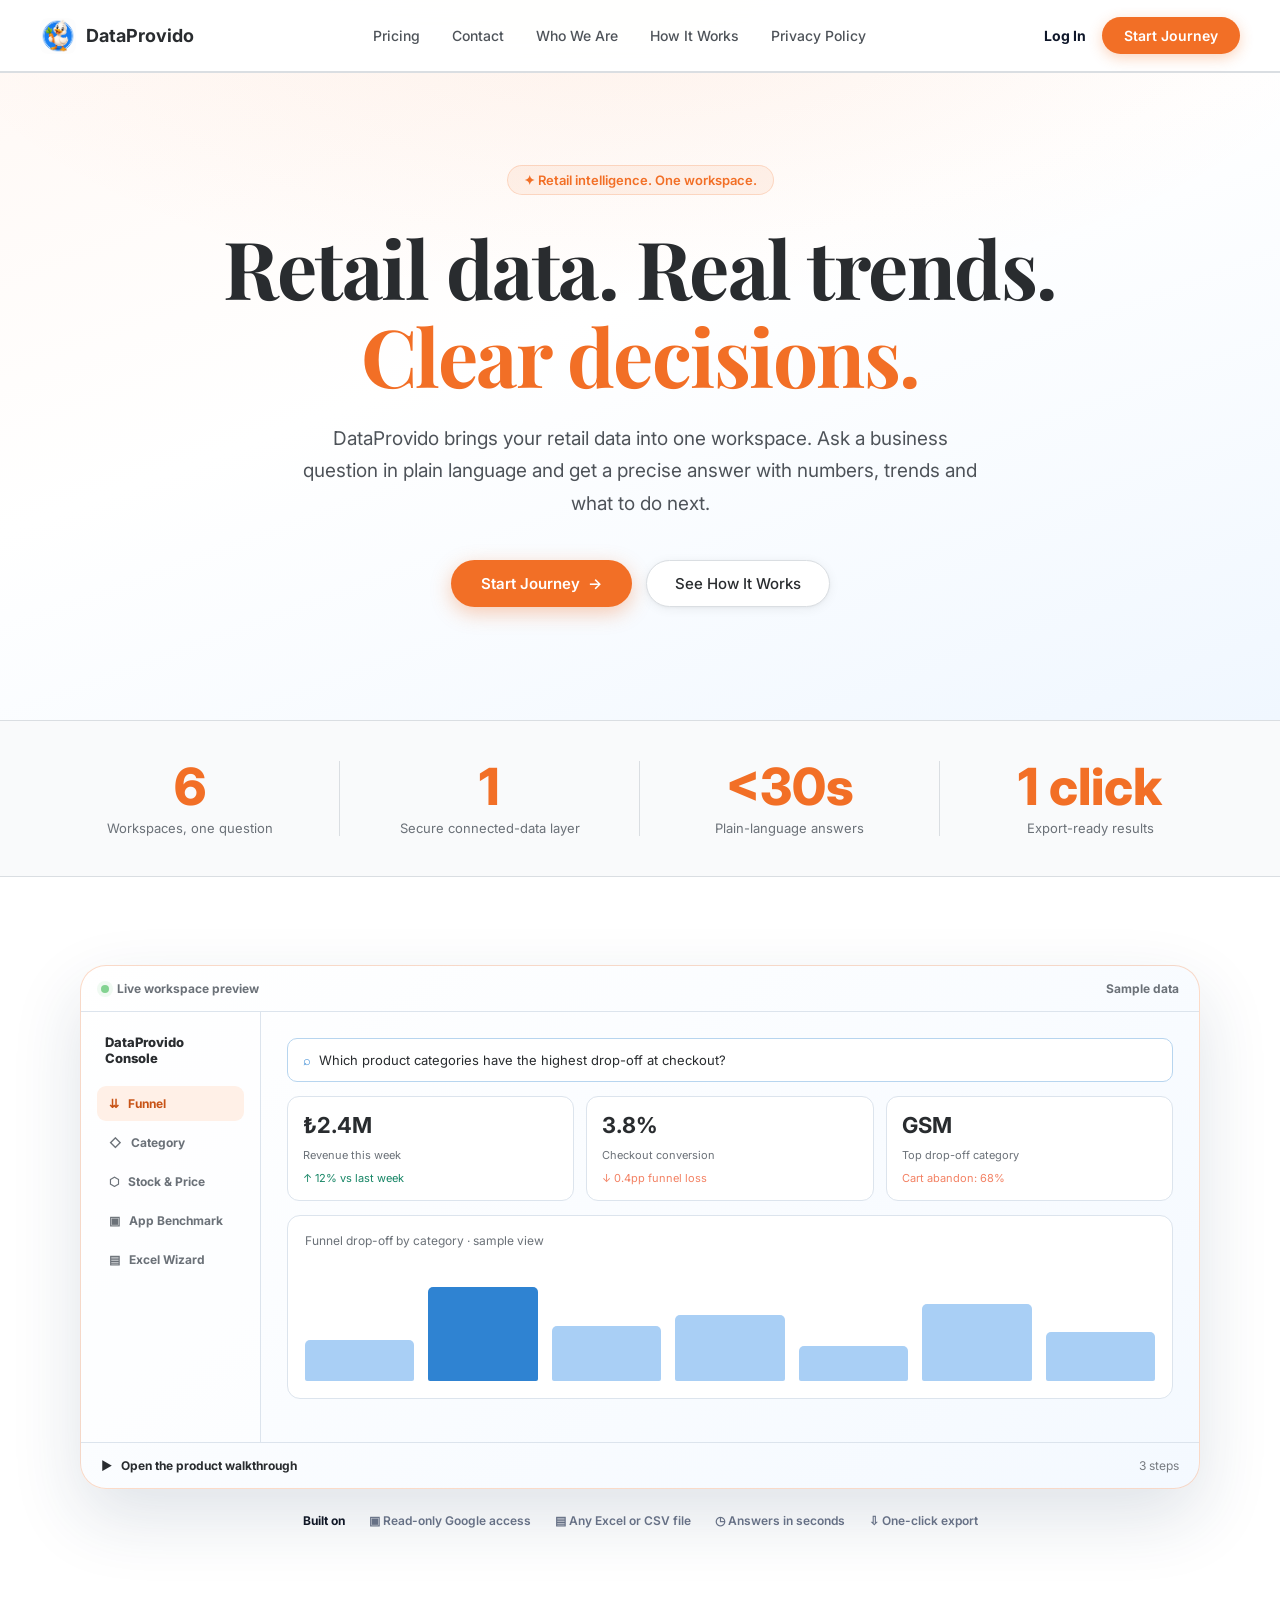
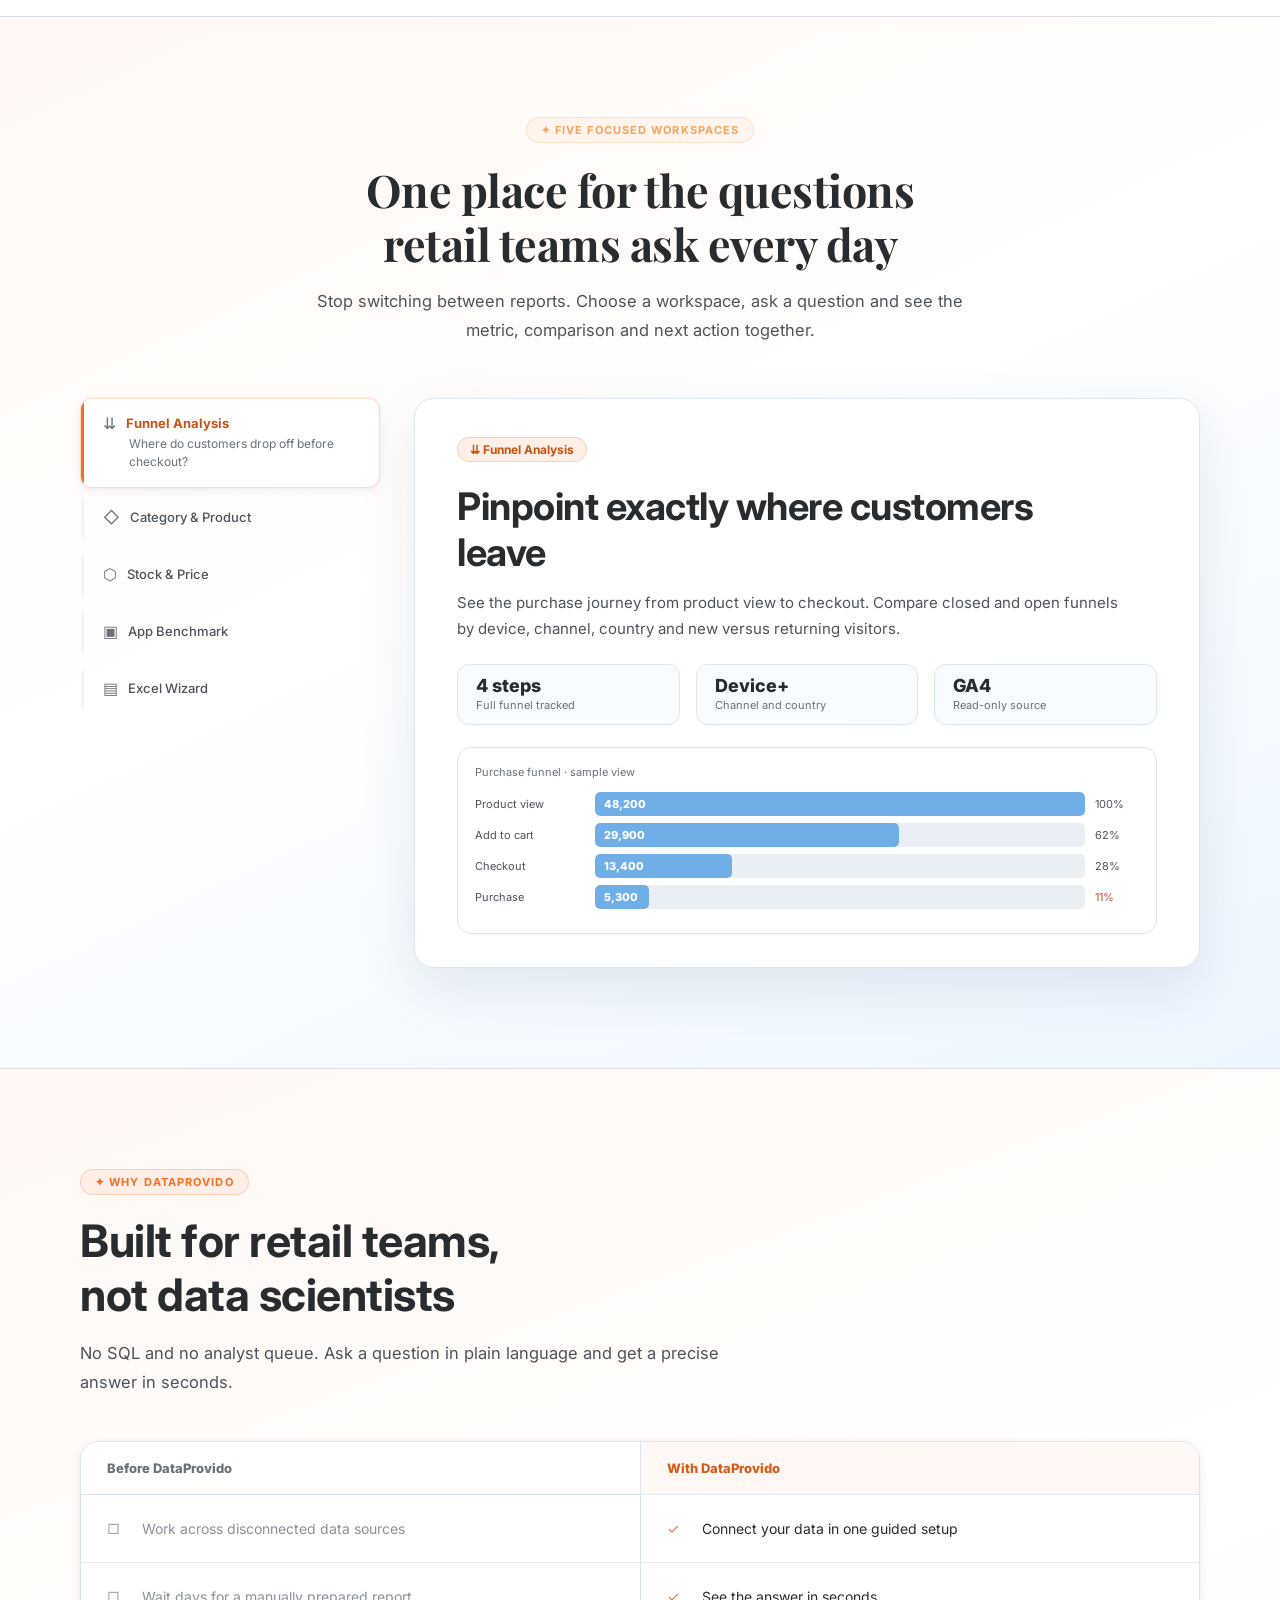
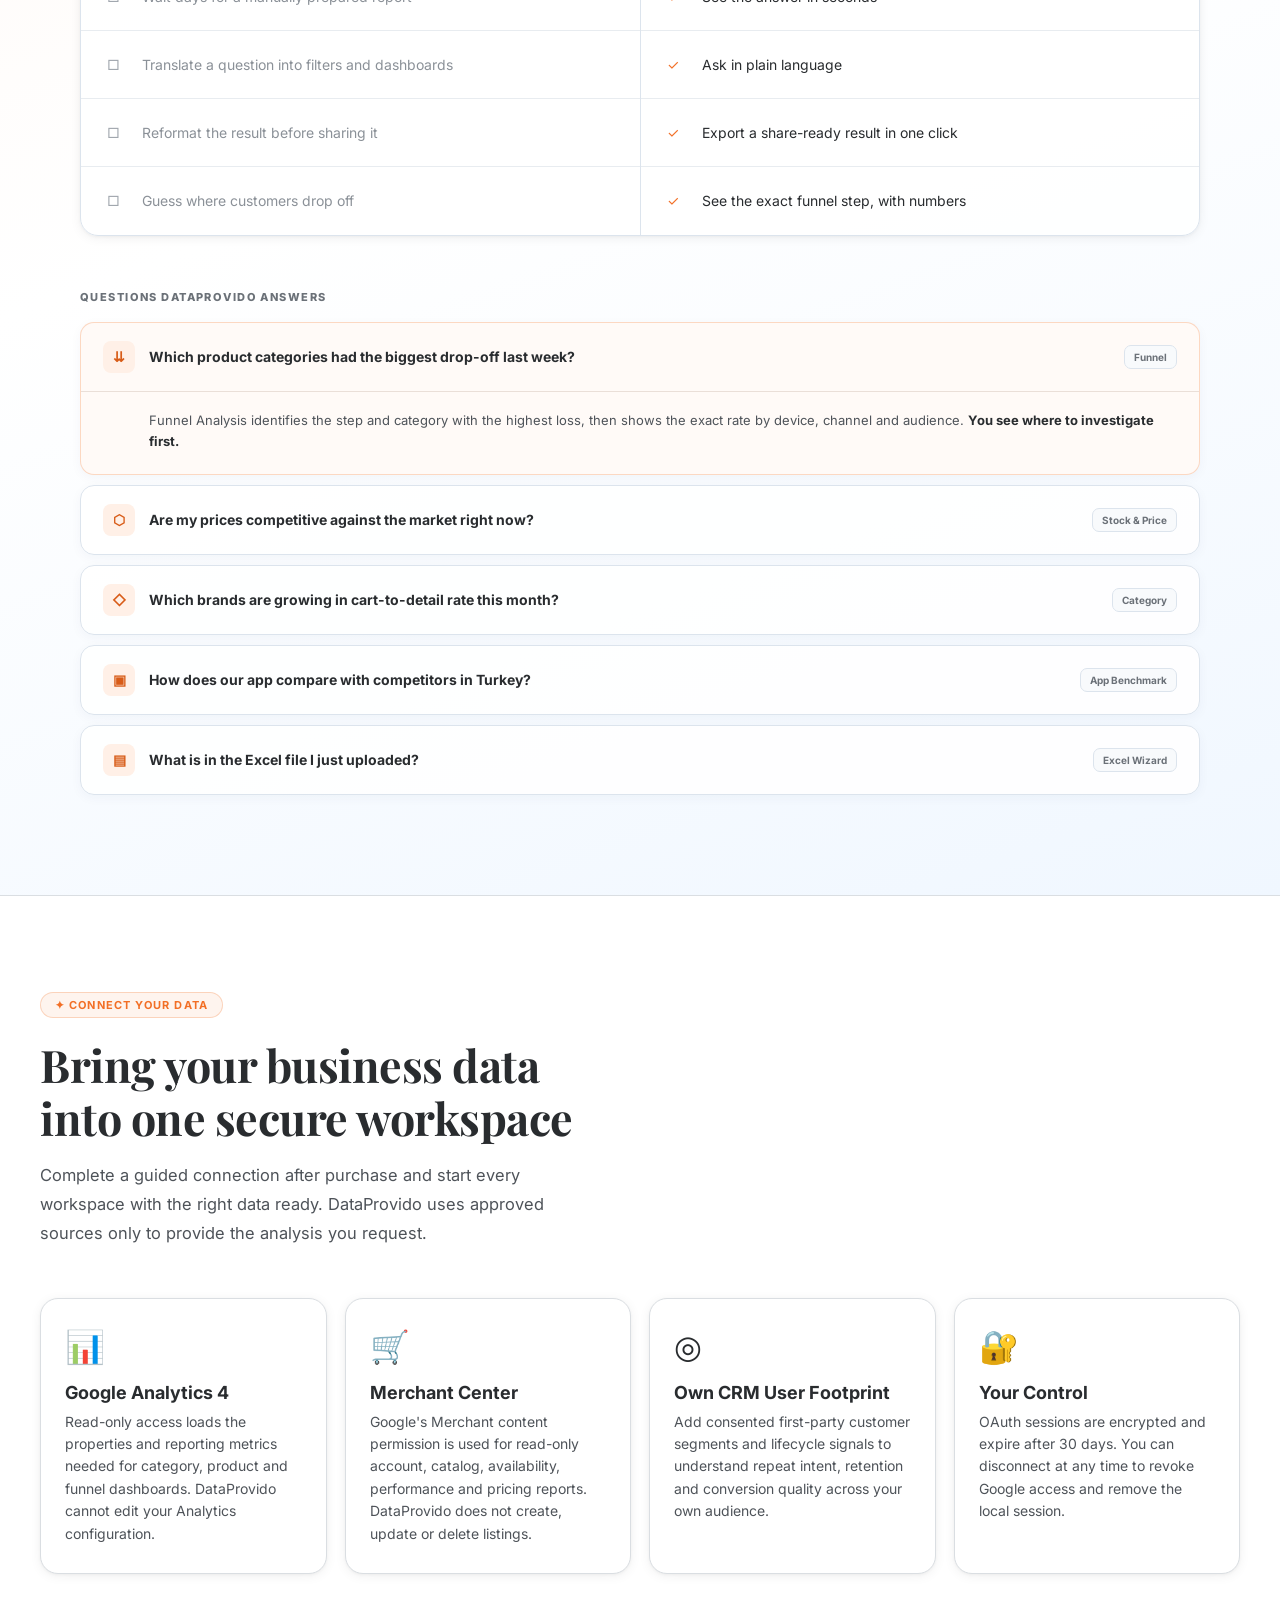
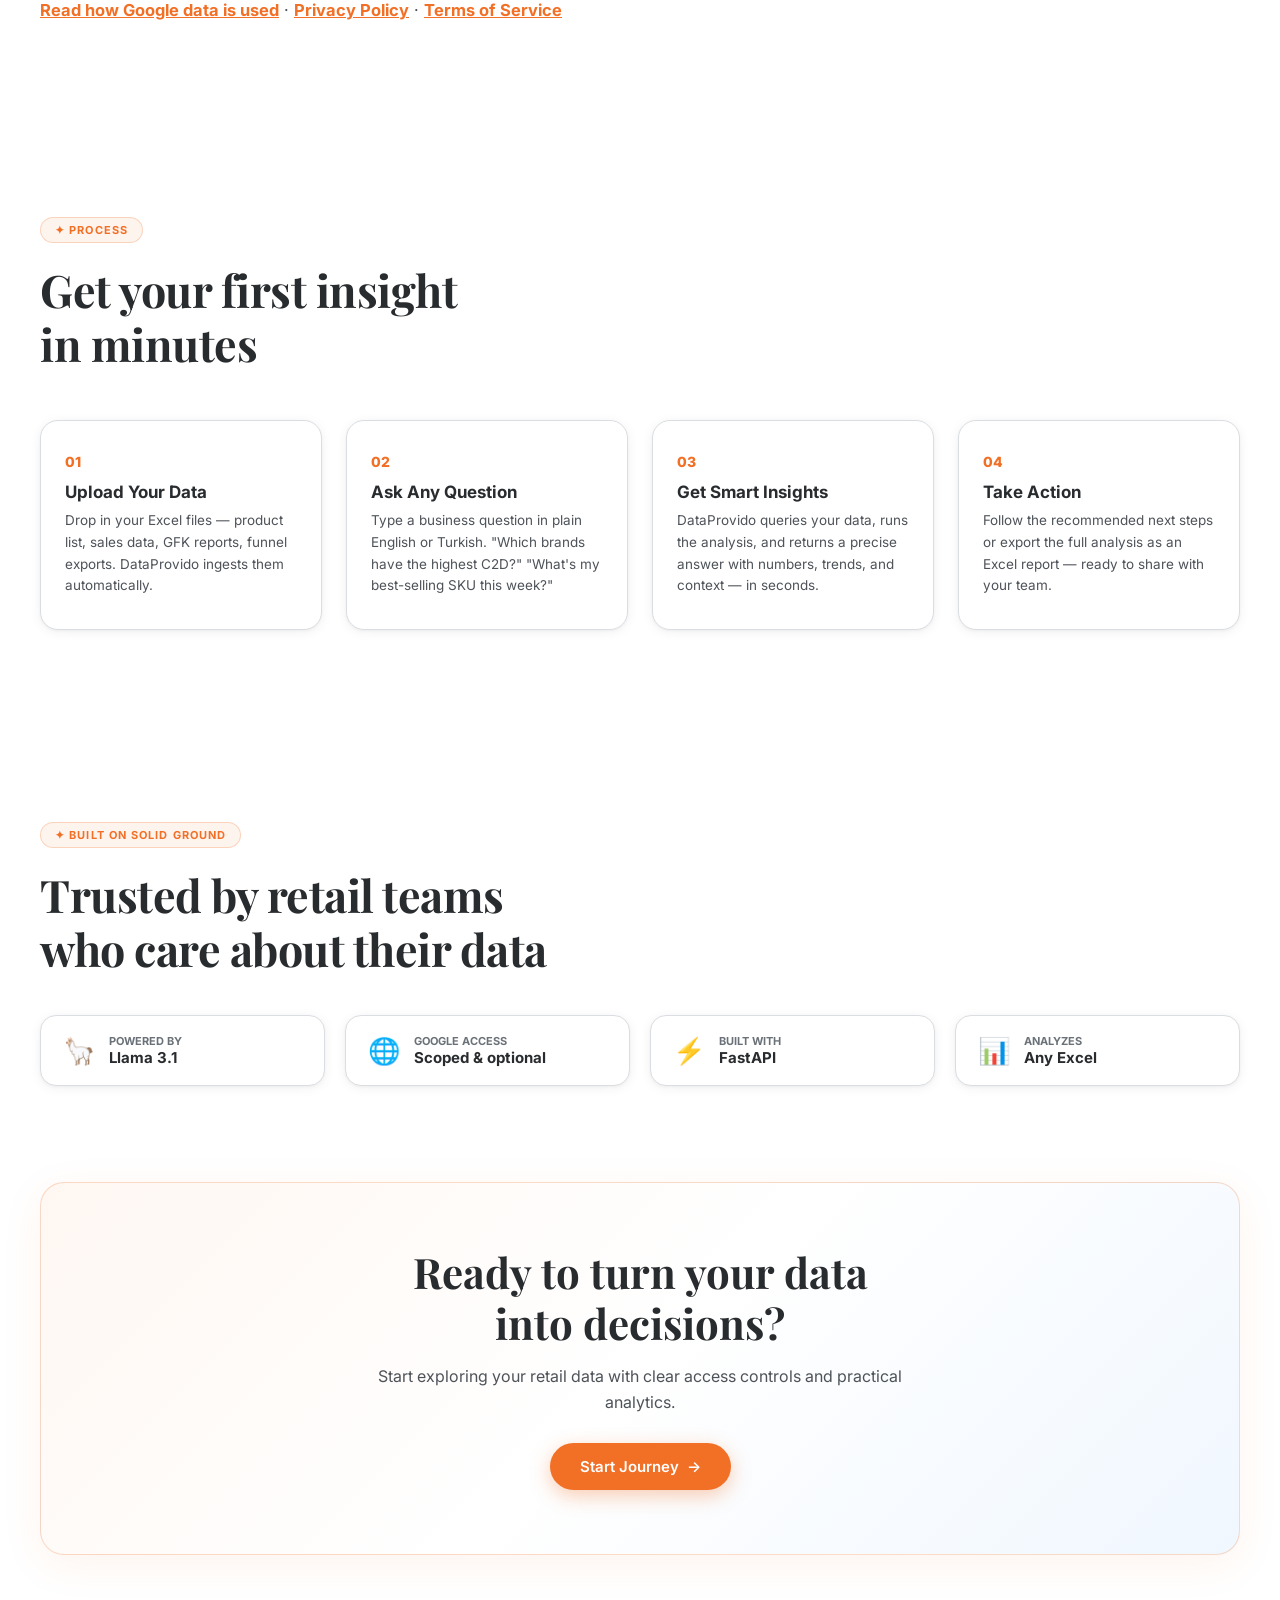
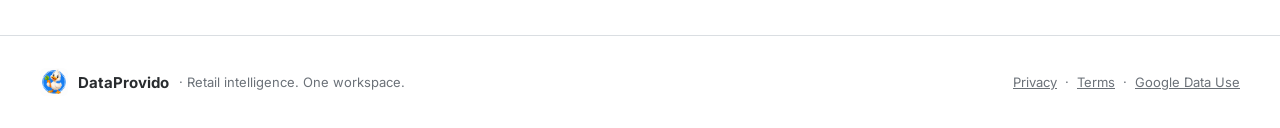
<file: templates/landing.html>
<!DOCTYPE html>
<html lang="en">
<head>
  <script>
    window.dataLayer = window.dataLayer || [];
    window.dataLayer.push({
      'event': 'consent_default',
      'consent_default_ad_storage': 'granted',
      'consent_default_analytics': 'granted'
    });

    function gtag(){window.dataLayer.push(arguments);}
    gtag('consent', 'default', {
      'ad_storage': 'granted',
      'ad_user_data': 'granted',
      'ad_personalization': 'granted',
      'analytics_storage': 'granted',
      'functionality_storage': 'granted',
      'personalization_storage': 'granted',
      'security_storage': 'granted',
      'wait_for_update': 1000
    });
  </script>
  <!-- Google Tag Manager -->
  <script>(function(w,d,s,l,i){w[l]=w[l]||[];w[l].push({'gtm.start':
  new Date().getTime(),event:'gtm.js'});var f=d.getElementsByTagName(s)[0],
  j=d.createElement(s),dl=l!='dataLayer'?'&l='+l:'';j.async=true;j.src=
  'https://www.googletagmanager.com/gtm.js?id='+i+dl;f.parentNode.insertBefore(j,f);
  })(window,document,'script','dataLayer','GTM-TVKFC4P6');</script>
  <!-- End Google Tag Manager -->

  <meta charset="UTF-8">
  <meta name="viewport" content="width=device-width, initial-scale=1.0">
  <title>DataProvido – Retail data. Real trends. Clear decisions.</title>
  <meta name="description" content="Connect your retail data in one intelligence workspace. Ask a question and get numbers, trends and clear next actions.">
  <meta property="og:title" content="DataProvido – Retail data. Real trends. Clear decisions.">
  <meta property="og:description" content="Connect your retail data in one intelligence workspace.">
  <meta property="og:image" content="https://www.dataprovido.com/logo.png">
  <meta property="og:url" content="https://www.dataprovido.com/">
  <meta property="og:type" content="website">
  <meta name="twitter:card" content="summary_large_image">
  <meta name="twitter:title" content="DataProvido – Retail data. Real trends. Clear decisions.">
  <meta name="twitter:description" content="Connect your retail data in one intelligence workspace.">
  <meta name="twitter:image" content="https://www.dataprovido.com/logo.png">
  <link rel="icon" type="image/png" href="/logo.png">
  <link rel="shortcut icon" type="image/png" href="/logo.png">
  <link rel="apple-touch-icon" href="/logo.png">
  <link rel="preconnect" href="https://fonts.googleapis.com">
  <link href="https://fonts.googleapis.com/css2?family=Inter:wght@300;400;500;600;700;800&family=Playfair+Display:ital,wght@0,400;0,700;1,400&display=swap" rel="stylesheet">
  <style>
    *, *::before, *::after { margin: 0; padding: 0; box-sizing: border-box; }
    :root {
      --orange: #f26f26; --orange-dark: #d85c18; --orange-light: #f58c50;
      --bg:      #ffffff;
      --bg-2:    #f9fafb;
      --bg-3:    #f1f3f5;
      --bg-grad: linear-gradient(180deg, #ecf7ff 0%, #fff3ec 100%);
      --text-900: #292c2f;
      --text-700: #4e5359;
      --text-500: #6b7178;
      --text-dim: #a3acb6;
      --border:   #dadee2;
      --border-orange: rgba(242,111,38,0.25);
      --card-bg:  #ffffff;
      --card-shadow: 0 2px 12px rgba(0,0,0,0.06), 0 1px 3px rgba(0,0,0,0.04);
      --radius: 16px; --nav-h: 72px;
    }
    html {
      scroll-behavior: smooth;
      overflow-x: hidden;
      max-width: 100vw;
      width: 100%;
    }
    body {
      background: var(--bg);
      color: var(--text-900);
      font-family: 'Inter', sans-serif;
      overflow-x: hidden;
      max-width: 100vw;
      width: 100%;
      position: relative;
      -webkit-text-size-adjust: 100%;
    }

    /* NAV */
    .nav {
      position: fixed; top: 0; left: 0; right: 0; z-index: 1000; height: var(--nav-h);
      display: flex; align-items: center; justify-content: space-between; padding: 0 40px;
      background: rgba(255,255,255,0.95); backdrop-filter: blur(16px);
      -webkit-backdrop-filter: blur(16px);
      border-bottom: 1px solid var(--border); transition: background .3s;
      box-shadow: 0 1px 0 var(--border);
      width: 100%;
      max-width: 100vw;
    }
    .nav-logo { display: flex; align-items: center; gap: 10px; font-weight: 700; font-size: 18px; color: var(--text-900); text-decoration: none; }
    .nav-logo-dot { width: 10px; height: 10px; border-radius: 50%; background: var(--orange); animation: pulse-dot 2.5s ease-in-out infinite; }
    @keyframes pulse-dot { 0%,100% { box-shadow: 0 0 0 0 rgba(242,111,38,0.5); } 50% { box-shadow: 0 0 0 6px rgba(242,111,38,0); } }
    .nav-links { display: flex; align-items: center; gap: 4px; }
    .nav-link { color: var(--text-700); text-decoration: none; font-size: 14px; font-weight: 500; padding: 8px 14px; border-radius: 8px; transition: color .2s, background .2s; }
    .nav-link:hover { color: var(--orange); background: rgba(242,111,38,0.06); }
    .nav-cta { background: var(--orange); color: #fff; border: none; padding: 10px 22px; border-radius: 24px; font-size: 14px; font-weight: 600; cursor: pointer; text-decoration: none; display: inline-flex; align-items: center; gap: 6px; transition: background .2s, transform .15s; box-shadow: 0 4px 14px rgba(242,111,38,0.3); }
    .nav-cta:hover { background: var(--orange-dark); transform: translateY(-1px); }

    /* HERO — clean light gradient, no image */
    .hero { position: relative; min-height: 80vh; display: flex; flex-direction: column; align-items: center; justify-content: center; text-align: center; padding: calc(var(--nav-h) + 80px) 24px 100px; overflow: hidden; background: linear-gradient(160deg, #fff8f4 0%, #ffffff 45%, #f0f7ff 100%); width: 100%; }
    .hero::before { content: ''; position: absolute; inset: 0; background: radial-gradient(ellipse 80% 60% at 50% 0%, rgba(242,111,38,0.07) 0%, transparent 70%); pointer-events: none; }
    .hero-content { position: relative; z-index: 2; width: 100%; max-width: 900px; margin: 0 auto; }
    .hero-badge { display: inline-flex; align-items: center; gap: 8px; background: rgba(242,111,38,0.08); border: 1px solid rgba(242,111,38,0.2); border-radius: 999px; padding: 6px 16px; font-size: 13px; font-weight: 600; color: var(--orange); margin-bottom: 28px; animation: fade-up 0.7s ease both; }
    .hero h1 { font-family: 'Playfair Display', serif; font-size: clamp(34px, 6.5vw, 80px); font-weight: 700; line-height: 1.1; color: var(--text-900); letter-spacing: -1.5px; margin-bottom: 24px; animation: fade-up 0.9s ease 0.1s both; }
    .hero h1 span { color: var(--orange); }
    .hero-sub { font-size: clamp(15px, 2vw, 19px); font-weight: 400; color: var(--text-700); max-width: 680px; margin: 0 auto 40px; line-height: 1.7; animation: fade-up 0.9s ease 0.2s both; }
    .hero-actions { display: flex; align-items: center; justify-content: center; gap: 14px; flex-wrap: wrap; animation: fade-up 0.9s ease 0.3s both; }
    .btn-primary { background: var(--orange); color: #fff; padding: 14px 30px; border-radius: 999px; font-size: 15px; font-weight: 600; text-decoration: none; display: inline-flex; align-items: center; gap: 8px; box-shadow: 0 6px 20px rgba(242,111,38,0.35); transition: background .2s, transform .15s, box-shadow .2s; }
    .btn-primary:hover { background: var(--orange-dark); transform: translateY(-2px); box-shadow: 0 10px 28px rgba(242,111,38,0.45); }
    .btn-ghost { background: #fff; color: var(--text-900); border: 1.5px solid var(--border); padding: 13px 28px; border-radius: 999px; font-size: 15px; font-weight: 500; text-decoration: none; display: inline-flex; align-items: center; gap: 8px; transition: border-color .2s, box-shadow .2s; box-shadow: var(--card-shadow); }
    .btn-ghost:hover { border-color: var(--orange); box-shadow: 0 4px 16px rgba(242,111,38,0.12); }

    /* STATS */
    .stats-strip { background: var(--bg-2); border-top: 1px solid var(--border); border-bottom: 1px solid var(--border); padding: 40px 40px; width: 100%; overflow: hidden; }
    .stats-inner { max-width: 1200px; margin: 0 auto; display: grid; grid-template-columns: repeat(4, 1fr); width: 100%; }
    .stat-item { text-align: center; padding: 0 24px; border-right: 1px solid var(--border); }
    .stat-item:last-child { border-right: none; }
    .stat-number { font-size: clamp(32px, 4vw, 52px); font-weight: 800; color: var(--orange); line-height: 1; }
    .stat-label { font-size: 13px; color: var(--text-500); margin-top: 8px; font-weight: 400; }

    /* SECTION */
    .section { padding: 96px 40px; background: var(--bg); width: 100%; overflow: hidden; }
    .section-inner { max-width: 1200px; margin: 0 auto; width: 100%; }
    .section-tag { display: inline-flex; align-items: center; gap: 6px; background: rgba(242,111,38,0.08); border: 1px solid var(--border-orange); border-radius: 999px; padding: 5px 14px; font-size: 11px; font-weight: 700; color: var(--orange); letter-spacing: 0.1em; text-transform: uppercase; margin-bottom: 20px; }
    .section-title { font-family: 'Playfair Display', serif; font-size: clamp(26px, 3.5vw, 48px); font-weight: 700; color: var(--text-900); line-height: 1.2; margin-bottom: 16px; letter-spacing: -0.5px; }
    .section-desc { font-size: 16.5px; color: var(--text-700); max-width: 540px; line-height: 1.75; }

    /* YODECK-STYLE FEATURE SHOWCASE */
    .showcase { background: var(--bg-2); padding: 100px 0; border-top: 1px solid var(--border); border-bottom: 1px solid var(--border); width: 100%; overflow: hidden; }
    .showcase-inner { max-width: 1200px; margin: 0 auto; padding: 0 40px; width: 100%; }
    .showcase-header { margin-bottom: 64px; }
    .showcase-body { display: grid; grid-template-columns: 320px 1fr; gap: 32px; align-items: start; width: 100%; min-width: 0; }

    /* LEFT TABS */
    .sc-tabs { display: flex; flex-direction: column; gap: 4px; }
    .sc-tab {
      position: relative; padding: 16px 18px 16px 22px;
      border-radius: 12px; cursor: pointer;
      border: 1px solid transparent;
      transition: background .2s, border-color .2s;
      overflow: hidden;
    }
    .sc-tab:hover { background: rgba(242,111,38,0.04); border-color: var(--border-orange); }
    .sc-tab.active { background: #fff; border-color: var(--border); box-shadow: var(--card-shadow); }
    .sc-tab-bar {
      position: absolute; left: 0; top: 0; bottom: 0; width: 3px;
      background: var(--bg-3); border-radius: 3px 0 0 3px;
    }
    .sc-tab.active .sc-tab-bar { background: rgba(242,111,38,0.2); }
    .sc-tab-progress {
      position: absolute; left: 0; top: 0; width: 3px;
      background: var(--orange); border-radius: 3px 0 0 3px;
      height: 0%;
    }
    .sc-tab.active .sc-tab-progress { animation: tab-fill 5s linear forwards; }
    @keyframes tab-fill { from { height: 0%; } to { height: 100%; } }
    .sc-tab-head { display: flex; align-items: center; gap: 10px; margin-bottom: 3px; }
    .sc-tab-icon { font-size: 16px; line-height: 1; flex-shrink: 0; }
    .sc-tab-title { font-size: 13px; font-weight: 700; color: var(--text-900); }
    .sc-tab:not(.active) .sc-tab-title { color: var(--text-700); font-weight: 500; }
    .sc-tab-desc { font-size: 12px; color: var(--text-500); line-height: 1.5; padding-left: 26px; display: none; margin-top: 4px; }
    .sc-tab.active .sc-tab-desc { display: block; }

    /* RIGHT PANEL */
    .sc-panel { position: relative; background: #fff; border: 1px solid var(--border); border-radius: 20px; overflow: hidden; box-shadow: 0 4px 32px rgba(0,0,0,0.07); min-height: 440px; width: 100%; min-width: 0; }
    .sc-slide { position: absolute; inset: 0; padding: 48px 52px; display: flex; flex-direction: column; justify-content: center; opacity: 0; transform: translateX(16px); transition: opacity .4s ease, transform .4s ease; pointer-events: none; width: 100%; box-sizing: border-box; }
    .sc-slide.active { opacity: 1; transform: translateX(0); pointer-events: auto; }
    .sc-slide-tag { display: inline-flex; align-items: center; gap: 6px; background: rgba(242,111,38,0.08); border: 1px solid var(--border-orange); border-radius: 999px; padding: 4px 12px; font-size: 11px; font-weight: 700; color: var(--orange); letter-spacing: 0.1em; text-transform: uppercase; margin-bottom: 22px; width: fit-content; }
    .sc-slide h3 { font-family: 'Playfair Display', serif; font-size: clamp(22px, 2.8vw, 36px); font-weight: 700; color: var(--text-900); line-height: 1.2; margin-bottom: 14px; letter-spacing: -0.5px; }
    .sc-slide p { font-size: 15px; color: var(--text-700); line-height: 1.75; max-width: 460px; margin-bottom: 30px; }
    .sc-metrics { display: flex; gap: 16px; flex-wrap: wrap; width: 100%; }
    .sc-metric { background: var(--bg-2); border: 1px solid var(--border); border-radius: 12px; padding: 12px 18px; }
    .sc-metric-val { font-size: 22px; font-weight: 800; color: var(--orange); line-height: 1; }
    .sc-metric-label { font-size: 11px; color: var(--text-500); margin-top: 3px; }
    .sc-slide-visual { position: absolute; right: -10px; bottom: -10px; font-size: 140px; opacity: 0.05; pointer-events: none; line-height: 1; }

    /* FEATURES GRID */
    .features-grid {
      display: grid;
      grid-template-columns: repeat(4, minmax(0, 1fr));
      gap: 18px;
      margin-top: 50px;
      width: 100%;
    }
    .feat-card {
      background: var(--card-bg);
      border: 1px solid var(--border);
      border-radius: 18px;
      padding: 28px 24px;
      box-shadow: var(--card-shadow);
      transition: transform .2s, box-shadow .2s;
    }
    .feat-card:hover {
      transform: translateY(-2px);
      box-shadow: 0 8px 24px rgba(0,0,0,0.08);
    }
    .feat-icon { font-size: 32px; margin-bottom: 16px; }
    .feat-title { font-size: 18px; font-weight: 700; color: var(--text-900); margin-bottom: 8px; }
    .feat-desc { font-size: 14px; color: var(--text-700); line-height: 1.6; }

    /* HOW IT WORKS STEPS */
    .steps-row {
      display: grid;
      grid-template-columns: repeat(4, 1fr);
      gap: 24px;
      margin-top: 50px;
      width: 100%;
    }
    .step {
      background: #fff;
      border: 1px solid var(--border);
      border-radius: 18px;
      padding: 32px 24px;
      box-shadow: var(--card-shadow);
    }
    .step-num { font-size: 14px; font-weight: 800; color: var(--orange); margin-bottom: 12px; }
    .step-title { font-size: 17px; font-weight: 700; color: var(--text-900); margin-bottom: 8px; }
    .step-desc { font-size: 13.5px; color: var(--text-700); line-height: 1.6; }

    /* TRUST BADGES */
    .trust-badges {
      display: grid;
      grid-template-columns: repeat(auto-fit, minmax(220px, 1fr));
      gap: 20px;
      margin-top: 40px;
      width: 100%;
    }
    .trust-badge {
      display: flex;
      align-items: center;
      gap: 14px;
      background: #fff;
      border: 1px solid var(--border);
      padding: 18px 22px;
      border-radius: 16px;
      box-shadow: var(--card-shadow);
    }
    .trust-badge-icon { font-size: 26px; }
    .trust-badge-text .label { font-size: 11px; color: var(--text-500); text-transform: uppercase; font-weight: 700; }
    .trust-badge-text .value { font-size: 15px; color: var(--text-900); font-weight: 700; }

    /* CTA BANNER */
    .cta-banner {
      background: linear-gradient(135deg, #fff7f2 0%, #fff 50%, #f0f7ff 100%);
      border: 1px solid var(--border-orange);
      border-radius: 24px;
      max-width: 1200px;
      margin: 0 auto 80px;
      padding: 64px 40px;
      text-align: center;
      box-shadow: 0 10px 40px rgba(242,111,38,0.08);
      width: calc(100% - 80px);
      box-sizing: border-box;
    }
    .cta-banner h2 {
      font-family: 'Playfair Display', serif;
      font-size: clamp(26px, 4vw, 42px);
      font-weight: 700;
      color: var(--text-900);
      margin-bottom: 16px;
      line-height: 1.2;
    }
    .cta-banner p {
      font-size: 16px;
      color: var(--text-700);
      max-width: 580px;
      margin: 0 auto 28px;
      line-height: 1.6;
    }

    /* FOOTER */
    .site-footer {
      border-top: 1px solid var(--border);
      padding: 32px 40px;
      display: flex;
      align-items: center;
      justify-content: space-between;
      background: #fff;
      font-size: 13px;
      color: var(--text-500);
      width: 100%;
    }
    .footer-logo { font-weight: 700; color: var(--text-900); font-size: 15px; }
    .footer-copy { color: var(--text-500); }

    /* PRODUCT WALKTHROUGH */
    .product-tour-section { padding: 88px 40px; background: #fff; }
    .product-tour-shell {
      max-width: 1120px; margin: 0 auto; overflow: hidden; border-radius: 26px;
      color: var(--text-900); background: linear-gradient(145deg, #ffffff 0%, #f4f9ff 100%);
      border: 1px solid var(--border-orange); box-shadow: 0 28px 70px rgba(28,57,90,.14);
    }
    .product-tour-topbar {
      display: flex; align-items: center; justify-content: space-between;
      padding: 15px 20px; border-bottom: 1px solid #dce4ed; color: var(--text-500);
      font-size: 12px; font-weight: 700;
    }
    .tour-status { display: inline-flex; align-items: center; gap: 8px; }
    .tour-status::before { content: ''; width: 8px; height: 8px; border-radius: 50%; background: #83d391; box-shadow: 0 0 0 4px rgba(131,211,145,.12); }
    .tour-layout { display: grid; grid-template-columns: 180px minmax(0,1fr); min-height: 430px; }
    .tour-nav { padding: 22px 16px; border-right: 1px solid #dce4ed; background: rgba(255,255,255,.58); }
    .tour-brand { color: var(--text-900); font-size: 13px; font-weight: 800; margin: 0 8px 20px; }
    .tour-nav-item { display: flex; gap: 9px; align-items: center; padding: 10px 12px; margin-bottom: 4px; border-radius: 9px; color: var(--text-500); font-size: 12px; font-weight: 700; }
    .tour-nav-item.active { color: #c85316; background: #fff0e7; }
    .tour-main { padding: 26px; min-width: 0; }
    .tour-prompt { border: 1px solid #b7d5ef; border-radius: 10px; color: var(--text-900); background: #fff; padding: 13px 15px; font-size: 13px; }
    .tour-prompt span { color: #2f83d2; margin-right: 8px; }
    .tour-kpis { display: grid; grid-template-columns: repeat(3,1fr); gap: 12px; margin: 14px 0; }
    .tour-kpi { border: 1px solid #dce4ed; border-radius: 12px; padding: 15px; background: #fff; }
    .tour-kpi strong { display: block; font-size: 22px; margin-bottom: 5px; }
    .tour-kpi small { color: var(--text-500); font-size: 11px; }
    .tour-kpi em { display: block; color: #168565; font-size: 11px; font-style: normal; margin-top: 8px; }
    .tour-chart { border: 1px solid #dce4ed; border-radius: 13px; padding: 17px; background: #fff; }
    .tour-chart-title { font-size: 12px; color: var(--text-500); margin-bottom: 18px; }
    .tour-bars { height: 115px; display: flex; gap: 14px; align-items: end; }
    .tour-bar { flex: 1; min-width: 16px; border-radius: 5px 5px 2px 2px; background: #a9cff5; }
    .tour-bar.accent { background: #2f83d2; }
    .tour-footer {
      padding: 15px 20px; border-top: 1px solid #dce4ed; display: flex;
      justify-content: space-between; align-items: center;
    }
    .tour-play { border: 0; background: transparent; color: var(--text-900); font: inherit; font-size: 12px; font-weight: 700; cursor: pointer; display: inline-flex; gap: 9px; align-items: center; }
    .tour-play:hover { color: var(--orange); }
    .tour-built { max-width: 1120px; margin: 24px auto 0; display: flex; align-items: center; justify-content: center; flex-wrap: wrap; gap: 24px; color: #667085; font-size: 12px; font-weight: 600; }
    .tour-built strong { color: #111827; }
    .tour-dialog {
      width: min(760px, calc(100vw - 32px)); border: 1px solid var(--border-orange); border-radius: 22px;
      padding: 0; background: #fff; color: var(--text-900); box-shadow: 0 40px 100px rgba(15,23,42,.28);
    }
    .tour-dialog::backdrop { background: rgba(2,6,23,.75); backdrop-filter: blur(5px); }
    .tour-dialog-head { display: flex; justify-content: space-between; gap: 20px; padding: 24px 26px; border-bottom: 1px solid #e4e8ed; }
    .tour-dialog h3 { font-size: 21px; }
    .tour-dialog p { color: var(--text-500); font-size: 13px; margin-top: 6px; }
    .tour-close { border: 1px solid #dce4ed; background: #f8fafc; color: var(--text-700); border-radius: 50%; width: 34px; height: 34px; cursor: pointer; }
    .tour-scenes { display: grid; grid-template-columns: repeat(3,1fr); gap: 12px; padding: 26px; }
    .tour-scene { padding: 18px; border: 1px solid #dce4ed; border-radius: 14px; background: linear-gradient(145deg,#fffaf7,#f7fbff); }
    .tour-scene b { display: block; color: var(--orange); font-size: 11px; letter-spacing: .08em; margin-bottom: 10px; }
    .tour-scene strong { display: block; font-size: 15px; margin-bottom: 7px; }
    .tour-scene span { color: var(--text-500); font-size: 12px; line-height: 1.55; }

    /* WORKSPACE SHOWCASE */
    .dark-showcase { background: linear-gradient(155deg, #fff8f4 0%, #ffffff 46%, #edf6ff 100%); border-color: var(--border); color: var(--text-900); }
    .dark-showcase .showcase-header { text-align: center; margin: 0 auto 54px; }
    .dark-showcase .section-tag { color: #f4a35e; border-color: rgba(244,163,94,.25); background: rgba(244,163,94,.08); }
    .dark-showcase .section-title { color: var(--text-900); }
    .dark-showcase .section-desc { color: var(--text-700); max-width: 690px; margin: 0 auto; }
    .dark-showcase .showcase-body { grid-template-columns: 300px minmax(0,1fr); gap: 34px; }
    .dark-showcase .sc-tab { color: var(--text-500); border-color: transparent; }
    .dark-showcase .sc-tab:hover { background: rgba(255,255,255,.7); border-color: var(--border-orange); }
    .dark-showcase .sc-tab.active { background: #fff; border-color: var(--border-orange); box-shadow: var(--card-shadow); }
    .dark-showcase .sc-tab-title { color: var(--text-900); }
    .dark-showcase .sc-tab.active .sc-tab-title { color: #c85316; }
    .dark-showcase .sc-tab:not(.active) .sc-tab-title { color: var(--text-700); }
    .dark-showcase .sc-tab-desc { color: var(--text-500); }
    .dark-showcase .sc-panel { background: rgba(255,255,255,.94); border-color: #dce4ed; box-shadow: 0 20px 55px rgba(28,57,90,.10); min-height: 570px; }
    .dark-showcase .sc-slide { padding: 38px 42px; justify-content: flex-start; }
    .dark-showcase .sc-slide h3 { color: var(--text-900); font-family: Inter,sans-serif; font-size: clamp(26px,3vw,38px); max-width: 620px; }
    .dark-showcase .sc-slide p { color: var(--text-700); max-width: 680px; margin-bottom: 22px; }
    .dark-showcase .sc-slide-tag { background: #fff0e7; border-color: var(--border-orange); color: #c85316; text-transform: none; letter-spacing: 0; font-size: 12px; }
    .dark-showcase .sc-metrics { margin-bottom: 22px; }
    .dark-showcase .sc-metric { flex: 1; background: #f8fbff; border-color: #dce4ed; min-width: 130px; }
    .dark-showcase .sc-metric-val { color: var(--text-900); font-size: 18px; }
    .dark-showcase .sc-metric-label { color: var(--text-500); }
    .workspace-visual { margin-top: auto; border: 1px solid #dce4ed; border-radius: 14px; background: #fff; padding: 17px; width: 100%; }
    .visual-label { color: var(--text-500); font-size: 11px; margin-bottom: 13px; }
    .funnel-row { display: grid; grid-template-columns: 110px minmax(0,1fr) 44px; gap: 10px; align-items: center; margin: 7px 0; color: var(--text-700); font-size: 11px; }
    .funnel-track { height: 24px; background: #e9eff5; border-radius: 5px; overflow: hidden; }
    .funnel-fill { height: 100%; min-width: 18px; border-radius: 5px; background: #70aee8; display: flex; align-items: center; padding-left: 9px; color: #fff; font-weight: 800; }
    .funnel-row:first-of-type .funnel-fill { background: #2d78bd; }
    .mini-table { width: 100%; border-collapse: collapse; color: var(--text-700); font-size: 11px; }
    .mini-table th,.mini-table td { padding: 8px 7px; border-bottom: 1px solid #e4e8ed; text-align: left; }
    .mini-table th { color: var(--text-500); font-weight: 500; }
    .trend-up,.position-good { color: #168565; }
    .trend-down,.position-high { color: #c94f32; }
    .rating-stars { color: #f5a623; letter-spacing: 1px; }
    .chat-line { padding: 11px 13px; border: 1px solid #dce4ed; border-radius: 10px; color: var(--text-700); background: #f8fafc; font-size: 12px; margin: 8px 0; max-width: 85%; line-height: 1.45; }
    .chat-line.user { margin-left: auto; background: #dfefff; color: #174f82; border-color: #dfefff; }

    /* WHY DATAPROVIDO */
    .why-dark { background: linear-gradient(160deg, #fff8f4 0%, #ffffff 45%, #f0f7ff 100%); color: var(--text-900); padding: 100px 40px; border-bottom: 1px solid var(--border); }
    .why-dark .section-inner { max-width: 1120px; }
    .why-dark .section-title { color: var(--text-900); font-family: Inter,sans-serif; max-width: 660px; }
    .why-dark .section-desc { color: var(--text-700); max-width: 700px; }
    .comparison-table { display: grid; grid-template-columns: 1fr 1fr; margin-top: 44px; border: 1px solid #dce4ed; border-radius: 18px; overflow: hidden; background: rgba(255,255,255,.88); box-shadow: var(--card-shadow); }
    .comparison-column + .comparison-column { border-left: 1px solid #dce4ed; }
    .comparison-head { padding: 18px 26px; border-bottom: 1px solid #dce4ed; color: var(--text-500); font-size: 13px; font-weight: 800; }
    .comparison-column.after .comparison-head { color: var(--orange-dark); background: #fff8f4; }
    .comparison-row { padding: 19px 26px; min-height: 68px; display: flex; gap: 13px; align-items: center; border-bottom: 1px solid #e8ecf0; color: #8b9198; font-size: 14px; }
    .comparison-row:last-child { border-bottom: 0; }
    .comparison-column.after .comparison-row { color: var(--text-900); }
    .comparison-icon { width: 22px; flex: 0 0 22px; color: #a1a7ae; }
    .comparison-column.after .comparison-icon { color: var(--orange); }
    .question-title { margin: 54px 0 18px; color: var(--text-500); font-size: 11px; font-weight: 800; letter-spacing: .13em; text-transform: uppercase; }
    .question-list { display: grid; gap: 10px; }
    .question-item { border: 1px solid #dce4ed; border-radius: 14px; background: rgba(255,255,255,.9); overflow: hidden; box-shadow: 0 3px 12px rgba(28,57,90,.04); }
    .question-item[open] { border-color: var(--border-orange); background: #fffaf7; }
    .question-item summary { list-style: none; cursor: pointer; padding: 18px 22px; display: grid; grid-template-columns: 34px 1fr auto; gap: 12px; align-items: center; color: var(--text-900); font-size: 14px; font-weight: 700; }
    .question-item summary::-webkit-details-marker { display: none; }
    .question-item[open] summary { color: var(--text-900); border-bottom: 1px solid #eadfd8; }
    .question-badge { color: var(--orange-dark); background: #fff0e7; border-radius: 8px; width: 32px; height: 32px; display: grid; place-items: center; }
    .question-module { border: 1px solid #dce4ed; border-radius: 7px; padding: 5px 9px; color: var(--text-500); background: #f8fafc; font-size: 10px; font-weight: 700; }
    .question-answer { padding: 18px 22px 21px 68px; color: var(--text-700); font-size: 13px; line-height: 1.65; }
    .question-answer strong { color: var(--text-900); }

    /* HAMBURGER & MOBILE DRAWER */
    .nav-hamburger {
      display: none;
      background: none;
      border: none;
      cursor: pointer;
      padding: 8px;
      flex-direction: column;
      gap: 5px;
      justify-content: center;
      align-items: center;
      z-index: 1002;
    }
    .nav-hamburger span {
      display: block;
      width: 24px;
      height: 2.5px;
      background: var(--text-900);
      border-radius: 2px;
      transition: all 0.3s cubic-bezier(0.4, 0, 0.2, 1);
    }
    .nav-hamburger.active span:nth-child(1) {
      transform: translateY(7.5px) rotate(45deg);
      background: var(--orange);
    }
    .nav-hamburger.active span:nth-child(2) {
      opacity: 0;
      transform: scaleX(0);
    }
    .nav-hamburger.active span:nth-child(3) {
      transform: translateY(-7.5px) rotate(-45deg);
      background: var(--orange);
    }

    .mobile-drawer {
      position: fixed;
      top: var(--nav-h);
      left: 0;
      right: 0;
      bottom: 0;
      background: rgba(255, 255, 255, 0.98);
      backdrop-filter: blur(20px);
      -webkit-backdrop-filter: blur(20px);
      z-index: 1001;
      display: flex;
      flex-direction: column;
      padding: 24px 20px 36px;
      gap: 8px;
      opacity: 0;
      pointer-events: none;
      transform: translateY(-12px);
      transition: opacity 0.25s ease, transform 0.25s ease;
      overflow-y: auto;
      border-bottom: 1px solid var(--border);
    }
    .mobile-drawer.open {
      opacity: 1;
      pointer-events: auto;
      transform: translateY(0);
    }
    .mobile-drawer-link {
      display: flex;
      align-items: center;
      justify-content: space-between;
      padding: 14px 16px;
      border-radius: 12px;
      color: var(--text-900);
      font-size: 16px;
      font-weight: 600;
      text-decoration: none;
      transition: background 0.2s, color 0.2s;
    }
    .mobile-drawer-link:active, .mobile-drawer-link:hover {
      background: rgba(242, 111, 38, 0.08);
      color: var(--orange);
    }
    .mobile-drawer-divider {
      height: 1px;
      background: var(--border);
      margin: 12px 0;
    }
    .mobile-drawer-btn {
      width: 100%;
      text-align: center;
      justify-content: center;
      padding: 14px;
      font-size: 15px;
      font-weight: 700;
      border-radius: 12px;
      text-decoration: none;
      display: flex;
      align-items: center;
      gap: 8px;
    }

    /* COMPREHENSIVE MOBILE RESPONSIVE (SAMSUNG & IPHONE & TABLET) */
    @media (max-width: 900px) {
      .nav { padding: 0 16px; width: 100%; max-width: 100vw; }
      .nav-links, .nav-desktop-actions { display: none !important; }
      .nav-hamburger { display: flex; }
      .nav-logo { font-size: 16px; }

      .hero {
        min-height: auto;
        padding: calc(var(--nav-h) + 24px) 16px 44px;
      }
      .hero-badge {
        font-size: 11.5px;
        padding: 5px 12px;
        margin-bottom: 16px;
      }
      .hero h1 {
        font-size: clamp(24px, 7.5vw, 36px);
        line-height: 1.2;
        letter-spacing: -0.5px;
        margin-bottom: 14px;
      }
      .hero-sub {
        font-size: 13.5px;
        line-height: 1.6;
        margin-bottom: 22px;
        max-width: 100%;
      }
      .hero-actions {
        flex-direction: column;
        width: 100%;
        gap: 10px;
      }
      .hero-actions .btn-primary, .hero-actions .btn-ghost {
        width: 100%;
        justify-content: center;
        padding: 12px 20px;
        font-size: 14px;
      }

      .stats-strip { padding: 24px 16px; width: 100%; overflow: hidden; }
      .stats-inner {
        grid-template-columns: repeat(2, 1fr);
        gap: 14px 8px;
        width: 100%;
      }
      .stat-item { padding: 6px; border-right: none; }
      .stat-number { font-size: 26px; }
      .stat-label { font-size: 11px; line-height: 1.35; margin-top: 4px; }

      .section { padding: 44px 16px; width: 100%; overflow: hidden; }
      .section-inner { width: 100%; max-width: 100%; }
      .section-title { font-size: clamp(22px, 6vw, 28px); margin-bottom: 12px; }
      .section-desc { font-size: 13.5px; line-height: 1.6; }

      /* FEATURE SHOWCASE - MOBILE VIEW */
      .showcase { padding: 44px 0; width: 100%; overflow: hidden; }
      .showcase-inner { padding: 0 16px; width: 100%; max-width: 100%; }
      .showcase-header { margin-bottom: 20px; }
      .showcase-header .section-title { font-size: clamp(22px, 6vw, 28px); }
      .showcase-header .section-desc { font-size: 13.5px; line-height: 1.6; }

      .showcase-body {
        display: flex;
        flex-direction: column;
        gap: 14px;
        width: 100%;
        max-width: 100%;
        min-width: 0;
        overflow: hidden;
      }

      /* MOBILE HORIZONTAL SCROLLING TABS - NO PAGE SPILL */
      .sc-tabs {
        display: flex;
        flex-direction: row;
        overflow-x: auto;
        -webkit-overflow-scrolling: touch;
        gap: 8px;
        padding: 4px 2px 14px 2px;
        width: 100%;
        max-width: 100%;
        min-width: 0;
        scrollbar-width: none;
        -ms-overflow-style: none;
      }
      .sc-tabs::-webkit-scrollbar { display: none; width: 0; height: 0; }
      .sc-tab {
        flex: 0 0 auto;
        padding: 8px 14px;
        border-radius: 999px;
        background: #fff;
        border: 1px solid var(--border);
        box-shadow: 0 1px 4px rgba(0,0,0,0.04);
        cursor: pointer;
        user-select: none;
        -webkit-tap-highlight-color: transparent;
      }
      .sc-tab.active {
        background: var(--orange);
        border-color: var(--orange);
        box-shadow: 0 4px 12px rgba(242,111,38,0.25);
      }
      .sc-tab-bar, .sc-tab-progress, .sc-tab-desc { display: none !important; }
      .sc-tab-head { margin-bottom: 0; gap: 6px; }
      .sc-tab-title { font-size: 12.5px; font-weight: 600; white-space: nowrap; }
      .sc-tab.active .sc-tab-title { color: #fff !important; }
      .sc-tab:not(.active) .sc-tab-title { color: var(--text-700); }

      /* MOBILE SLIDES PANEL */
      .sc-panel {
        min-height: auto !important;
        height: auto !important;
        position: relative;
        border-radius: 16px;
        box-shadow: 0 2px 16px rgba(0,0,0,0.06);
        width: 100%;
        max-width: 100%;
        min-width: 0;
        overflow: hidden;
      }
      .sc-slide {
        position: relative !important;
        inset: unset !important;
        padding: 22px 16px !important;
        display: none !important;
        opacity: 0;
        transform: none !important;
        width: 100%;
        max-width: 100%;
        box-sizing: border-box;
      }
      .sc-slide.active {
        display: flex !important;
        opacity: 1 !important;
      }
      .sc-slide h3 { font-size: clamp(18px, 5vw, 22px); line-height: 1.3; margin-bottom: 10px; }
      .sc-slide p { font-size: 13px; line-height: 1.6; margin-bottom: 18px; }
      .sc-slide-visual { display: none !important; }
      .sc-metrics { gap: 8px; width: 100%; }
      .sc-metric { flex: 1 1 calc(50% - 8px); min-width: 100px; padding: 10px 8px; text-align: center; }
      .sc-metric-val { font-size: 18px; }
      .sc-metric-label { font-size: 10.5px; }

      .features-grid {
        grid-template-columns: 1fr;
        gap: 14px;
        margin-top: 24px;
        width: 100%;
      }
      .feat-card { padding: 22px 18px; border-radius: 16px; }
      .feat-icon { font-size: 26px; margin-bottom: 10px; }
      .feat-title { font-size: 16px; }
      .feat-desc { font-size: 13px; line-height: 1.6; }

      .steps-row {
        grid-template-columns: 1fr;
        gap: 14px;
        margin-top: 24px;
        width: 100%;
      }
      .step { padding: 22px 18px; border-radius: 16px; }
      .step-num { font-size: 13px; margin-bottom: 8px; }
      .step-title { font-size: 16px; margin-bottom: 6px; }
      .step-desc { font-size: 13px; line-height: 1.6; }

      .trust-badges {
        grid-template-columns: repeat(2, 1fr);
        gap: 10px;
        margin-top: 24px;
        width: 100%;
      }
      .trust-badge {
        padding: 12px 14px;
        gap: 10px;
        border-radius: 12px;
      }
      .trust-badge-icon { font-size: 20px; }
      .trust-badge-text .label { font-size: 10px; }
      .trust-badge-text .value { font-size: 13px; }

      .cta-banner {
        margin: 0 16px 40px;
        padding: 32px 18px;
        border-radius: 20px;
        width: calc(100% - 32px);
        box-sizing: border-box;
      }
      .cta-banner h2 { font-size: 22px; margin-bottom: 10px; }
      .cta-banner p { font-size: 13px; margin-bottom: 20px; line-height: 1.6; }
      .cta-banner .btn-primary { width: 100%; justify-content: center; }

      .site-footer {
        flex-direction: column;
        gap: 12px;
        padding: 24px 16px;
        text-align: center;
        width: 100%;
      }
      .footer-left {
        justify-content: center;
        flex-direction: column;
        gap: 6px;
      }
      .footer-right { font-size: 12px; }

      .product-tour-section { padding: 44px 16px; }
      .product-tour-shell { border-radius: 18px; }
      .tour-layout { grid-template-columns: 1fr; min-height: auto; }
      .tour-nav { display: none; }
      .tour-main { padding: 16px; }
      .tour-kpis { grid-template-columns: 1fr; }
      .tour-bars { height: 92px; gap: 8px; }
      .tour-footer { align-items: flex-start; gap: 8px; }
      .tour-built { gap: 10px 16px; font-size: 10px; }
      .tour-scenes { grid-template-columns: 1fr; }

      .dark-showcase .showcase-body { display: flex; }
      .dark-showcase .sc-tab { background: #fff; border-color: #dce4ed; }
      .dark-showcase .sc-tab.active { background: #f26f26; border-color: #f26f26; }
      .dark-showcase .sc-panel { min-height: auto; }
      .dark-showcase .sc-slide { padding: 24px 18px !important; }
      .dark-showcase .sc-metric { min-width: calc(50% - 8px); }
      .funnel-row { grid-template-columns: 78px minmax(0,1fr) 35px; }

      .why-dark { padding: 54px 16px; }
      .comparison-table { grid-template-columns: 1fr; margin-top: 28px; }
      .comparison-column + .comparison-column { border-left: 0; border-top: 1px solid #2d2f32; }
      .comparison-row { min-height: 58px; padding: 15px 18px; font-size: 12px; }
      .question-item summary { grid-template-columns: 34px 1fr; padding: 15px; font-size: 12px; }
      .question-module { grid-column: 2; justify-self: start; }
      .question-answer { padding: 15px 18px 18px; font-size: 12px; }
    }
  </style>
</head>
<body>
  <!-- Google Tag Manager (noscript) -->
  <noscript><iframe src="https://www.googletagmanager.com/ns.html?id=GTM-TVKFC4P6"
  height="0" width="0" style="display:none;visibility:hidden"></iframe></noscript>
  <!-- End Google Tag Manager (noscript) -->

<nav class="nav" id="main-nav">
  <a href="/" class="nav-logo" style="display: flex; align-items: center; gap: 10px;">
    <img src="/logo.png" alt="DataProvido" style="height: 36px; width: 36px; object-fit: contain; border-radius: 8px;" />
    <span>DataProvido</span>
  </a>
  <div class="nav-links">
    <a href="/pricing" class="nav-link">Pricing</a>
    <a href="/contact" class="nav-link">Contact</a>
    <a href="/who-we-are" class="nav-link">Who We Are</a>
    <a href="/how-works" class="nav-link">How It Works</a>
    <a href="/privacy" class="nav-link">Privacy Policy</a>
  </div>
  <div class="nav-desktop-actions" style="display: flex; align-items: center; gap: 16px;">
    <a href="/login" style="color: #0f172a; font-weight: 700; font-size: 14px; text-decoration: none; transition: opacity 0.2s;">Log In</a>
    <a href="/pricing" class="nav-cta">Start Journey</a>
  </div>
  <button class="nav-hamburger" id="navHamburger" aria-label="Toggle navigation" onclick="toggleMobileMenu()">
    <span></span>
    <span></span>
    <span></span>
  </button>
</nav>

<div class="mobile-drawer" id="mobileDrawer">
  <a href="/pricing" class="mobile-drawer-link" onclick="toggleMobileMenu()"><span>Pricing</span> <span>›</span></a>
  <a href="/contact" class="mobile-drawer-link" onclick="toggleMobileMenu()"><span>Contact</span> <span>›</span></a>
  <a href="/who-we-are" class="mobile-drawer-link" onclick="toggleMobileMenu()"><span>Who We Are</span> <span>›</span></a>
  <a href="/how-works" class="mobile-drawer-link" onclick="toggleMobileMenu()"><span>How It Works</span> <span>›</span></a>
  <a href="/privacy" class="mobile-drawer-link" onclick="toggleMobileMenu()"><span>Privacy Policy</span> <span>›</span></a>
  <div class="mobile-drawer-divider"></div>
  <a href="/login" class="mobile-drawer-btn btn-ghost" style="border: 1.5px solid var(--border); color: var(--text-900); font-weight: 700;">Log In</a>
  <a href="/pricing" class="mobile-drawer-btn btn-primary" style="margin-top: 8px;">Start Journey</a>
</div>

<section class="hero" id="hero">
  <div class="hero-content">
    <div class="hero-badge">✦ Retail intelligence. One workspace.</div>
    <h1>Retail data. Real trends.<br><span>Clear decisions.</span></h1>
    <p class="hero-sub">DataProvido brings your retail data into one workspace. Ask a business question in plain language and get a precise answer with numbers, trends and what to do next.</p>
    <div class="hero-actions" style="display: flex; align-items: center; gap: 14px; flex-wrap: wrap;">
      <a href="/pricing" class="btn-primary">Start Journey <span aria-hidden="true">→</span></a>
      <a href="#product-tour" class="btn-ghost">See How It Works</a>
    </div>
  </div>
</section>

<div class="stats-strip reveal">
  <div class="stats-inner">
    <div class="stat-item"><div class="stat-number">6</div><div class="stat-label">Workspaces, one question</div></div>
    <div class="stat-item"><div class="stat-number">1</div><div class="stat-label">Secure connected-data layer</div></div>
    <div class="stat-item"><div class="stat-number">&lt;30s</div><div class="stat-label">Plain-language answers</div></div>
    <div class="stat-item"><div class="stat-number">1 click</div><div class="stat-label">Export-ready results</div></div>
  </div>
</div>

<section class="product-tour-section" id="product-tour">
  <div class="product-tour-shell reveal" aria-label="DataProvido product preview">
    <div class="product-tour-topbar">
      <span class="tour-status">Live workspace preview</span>
      <span>Sample data</span>
    </div>
    <div class="tour-layout">
      <aside class="tour-nav" aria-label="Preview workspace navigation">
        <div class="tour-brand">DataProvido Console</div>
        <div class="tour-nav-item active"><span>⇊</span> Funnel</div>
        <div class="tour-nav-item"><span>◇</span> Category</div>
        <div class="tour-nav-item"><span>⬡</span> Stock &amp; Price</div>
        <div class="tour-nav-item"><span>▣</span> App Benchmark</div>
        <div class="tour-nav-item"><span>▤</span> Excel Wizard</div>
      </aside>
      <div class="tour-main">
        <div class="tour-prompt"><span>⌕</span>Which product categories have the highest drop-off at checkout?</div>
        <div class="tour-kpis">
          <div class="tour-kpi"><strong>₺2.4M</strong><small>Revenue this week</small><em>↑ 12% vs last week</em></div>
          <div class="tour-kpi"><strong>3.8%</strong><small>Checkout conversion</small><em style="color:#f38163">↓ 0.4pp funnel loss</em></div>
          <div class="tour-kpi"><strong>GSM</strong><small>Top drop-off category</small><em style="color:#f38163">Cart abandon: 68%</em></div>
        </div>
        <div class="tour-chart">
          <div class="tour-chart-title">Funnel drop-off by category · sample view</div>
          <div class="tour-bars" aria-hidden="true">
            <div class="tour-bar" style="height:36%"></div><div class="tour-bar accent" style="height:82%"></div>
            <div class="tour-bar" style="height:48%"></div><div class="tour-bar" style="height:58%"></div>
            <div class="tour-bar" style="height:31%"></div><div class="tour-bar" style="height:67%"></div>
            <div class="tour-bar" style="height:43%"></div>
          </div>
        </div>
      </div>
    </div>
    <div class="tour-footer">
      <button class="tour-play" type="button" onclick="openProductTour()"><span aria-hidden="true">▶</span> Open the product walkthrough</button>
      <span style="color:#777b81;font-size:12px">3 steps</span>
    </div>
  </div>
  <div class="tour-built reveal">
    <strong>Built on</strong><span>▣ Read-only Google access</span><span>▤ Any Excel or CSV file</span><span>◷ Answers in seconds</span><span>⇩ One-click export</span>
  </div>
</section>

<dialog class="tour-dialog" id="productTourDialog" aria-labelledby="tourDialogTitle">
  <div class="tour-dialog-head">
    <div><h3 id="tourDialogTitle">From retail data to a clear next action</h3><p>A quick look at the DataProvido workflow.</p></div>
    <button class="tour-close" type="button" onclick="closeProductTour()" aria-label="Close walkthrough">×</button>
  </div>
  <div class="tour-scenes">
    <div class="tour-scene"><b>01 · CONNECT</b><strong>Connect your data</strong><span>Complete the guided data setup once, then enter a workspace with your approved sources ready.</span></div>
    <div class="tour-scene"><b>02 · ASK</b><strong>Use plain language</strong><span>Ask the business question your team needs answered. No SQL or report building.</span></div>
    <div class="tour-scene"><b>03 · ACT</b><strong>Get evidence and next steps</strong><span>Review the numbers, trends and recommendation, then export the result in one click.</span></div>
  </div>
</dialog>

<section class="showcase dark-showcase" id="workspaces">
  <div class="showcase-inner">
    <div class="showcase-header reveal">
      <div class="section-tag">✦ Five focused workspaces</div>
      <h2 class="section-title">One place for the questions<br>retail teams ask every day</h2>
      <p class="section-desc">Stop switching between reports. Choose a workspace, ask a question and see the metric, comparison and next action together.</p>
    </div>
    <div class="showcase-body">

      <div class="sc-tabs" id="scTabs">
        <div class="sc-tab active" data-sc="0">
          <div class="sc-tab-bar"></div><div class="sc-tab-progress"></div>
          <div class="sc-tab-head"><span class="sc-tab-icon">⇊</span><span class="sc-tab-title">Funnel Analysis</span></div>
          <div class="sc-tab-desc">Where do customers drop off before checkout?</div>
        </div>
        <div class="sc-tab" data-sc="1">
          <div class="sc-tab-bar"></div><div class="sc-tab-progress"></div>
          <div class="sc-tab-head"><span class="sc-tab-icon">◇</span><span class="sc-tab-title">Category &amp; Product</span></div>
          <div class="sc-tab-desc">Which categories and SKUs are driving growth?</div>
        </div>
        <div class="sc-tab" data-sc="2">
          <div class="sc-tab-bar"></div><div class="sc-tab-progress"></div>
          <div class="sc-tab-head"><span class="sc-tab-icon">⬡</span><span class="sc-tab-title">Stock &amp; Price</span></div>
          <div class="sc-tab-desc">How does your pricing compare to the market?</div>
        </div>
        <div class="sc-tab" data-sc="3">
          <div class="sc-tab-bar"></div><div class="sc-tab-progress"></div>
          <div class="sc-tab-head"><span class="sc-tab-icon">▣</span><span class="sc-tab-title">App Benchmark</span></div>
          <div class="sc-tab-desc">How does your app compare to competitors?</div>
        </div>
        <div class="sc-tab" data-sc="4">
          <div class="sc-tab-bar"></div><div class="sc-tab-progress"></div>
          <div class="sc-tab-head"><span class="sc-tab-icon">▤</span><span class="sc-tab-title">Excel Wizard</span></div>
          <div class="sc-tab-desc">Analyse any file with a plain-language question.</div>
        </div>
      </div>

      <div class="sc-panel" id="scPanel">
        <div class="sc-slide active" data-panel="0">
          <div class="sc-slide-tag">⇊ Funnel Analysis</div>
          <h3>Pinpoint exactly where customers leave</h3>
          <p>See the purchase journey from product view to checkout. Compare closed and open funnels by device, channel, country and new versus returning visitors.</p>
          <div class="sc-metrics">
            <div class="sc-metric"><div class="sc-metric-val">4 steps</div><div class="sc-metric-label">Full funnel tracked</div></div>
            <div class="sc-metric"><div class="sc-metric-val">Device+</div><div class="sc-metric-label">Channel and country</div></div>
            <div class="sc-metric"><div class="sc-metric-val">GA4</div><div class="sc-metric-label">Read-only source</div></div>
          </div>
          <div class="workspace-visual"><div class="visual-label">Purchase funnel · sample view</div>
            <div class="funnel-row"><span>Product view</span><div class="funnel-track"><div class="funnel-fill" style="width:100%">48,200</div></div><span>100%</span></div>
            <div class="funnel-row"><span>Add to cart</span><div class="funnel-track"><div class="funnel-fill" style="width:62%">29,900</div></div><span>62%</span></div>
            <div class="funnel-row"><span>Checkout</span><div class="funnel-track"><div class="funnel-fill" style="width:28%">13,400</div></div><span>28%</span></div>
            <div class="funnel-row"><span>Purchase</span><div class="funnel-track"><div class="funnel-fill" style="width:11%">5,300</div></div><span class="trend-down">11%</span></div>
          </div>
        </div>
        <div class="sc-slide" data-panel="1">
          <div class="sc-slide-tag">◇ Category &amp; Product Analysis</div>
          <h3>See which categories and SKUs are actually growing</h3>
          <p>Compare views, add-to-carts, purchases, revenue, bounce rate and engagement at category and product level, side by side.</p>
          <div class="sc-metrics">
            <div class="sc-metric"><div class="sc-metric-val">SKU level</div><div class="sc-metric-label">Granularity</div></div>
            <div class="sc-metric"><div class="sc-metric-val">Period</div><div class="sc-metric-label">Comparison built in</div></div>
            <div class="sc-metric"><div class="sc-metric-val">CSV</div><div class="sc-metric-label">Export ready</div></div>
          </div>
          <div class="workspace-visual"><div class="visual-label">Top categories by revenue · sample view</div>
            <table class="mini-table"><thead><tr><th>Category</th><th>Revenue</th><th>Conv. rate</th><th>vs prior period</th></tr></thead>
            <tbody><tr><td>Notebook</td><td>₺1.2M</td><td>4.1%</td><td class="trend-up">↑ 18%</td></tr><tr><td>GSM</td><td>₺980K</td><td>2.8%</td><td class="trend-down">↓ 6%</td></tr><tr><td>Tablet</td><td>₺640K</td><td>3.5%</td><td class="trend-up">↑ 9%</td></tr><tr><td>Monitor</td><td>₺410K</td><td>5.2%</td><td class="trend-up">↑ 3%</td></tr></tbody></table>
          </div>
        </div>
        <div class="sc-slide" data-panel="2">
          <div class="sc-slide-tag">⬡ Stock &amp; Price</div>
          <h3>Know where your pricing stands against the market</h3>
          <p>Analyse catalog availability and eligible market-price reports from your connected data. Find products below, within or above the market range.</p>
          <div class="sc-metrics">
            <div class="sc-metric"><div class="sc-metric-val">Merchant</div><div class="sc-metric-label">Center connected</div></div>
            <div class="sc-metric"><div class="sc-metric-val">SKU-level</div><div class="sc-metric-label">Price positioning</div></div>
            <div class="sc-metric"><div class="sc-metric-val">Read-only</div><div class="sc-metric-label">No listing changes</div></div>
          </div>
          <div class="workspace-visual"><div class="visual-label">Price position vs market benchmark · sample view</div>
            <table class="mini-table"><thead><tr><th>Product</th><th>Your price</th><th>Benchmark</th><th>Position</th></tr></thead>
            <tbody><tr><td>MacBook Air M3</td><td>₺42,999</td><td>₺44,200</td><td class="position-good">Below market</td></tr><tr><td>Samsung S24</td><td>₺28,500</td><td>₺27,900</td><td>Competitive</td></tr><tr><td>iPad 10th Gen</td><td>₺19,999</td><td>₺18,400</td><td class="position-high">Above market</td></tr><tr><td>Sony WH-1000XM5</td><td>₺8,200</td><td>₺8,250</td><td>Competitive</td></tr></tbody></table>
          </div>
        </div>
        <div class="sc-slide" data-panel="3">
          <div class="sc-slide-tag">▣ App Benchmark</div>
          <h3>Compare your app against up to four competitors</h3>
          <p>Use public App Store data to compare ratings, review volume, version freshness, pricing and language coverage, including sentiment from recent written reviews.</p>
          <div class="sc-metrics">
            <div class="sc-metric"><div class="sc-metric-val">4 rivals</div><div class="sc-metric-label">Side-by-side</div></div>
            <div class="sc-metric"><div class="sc-metric-val">Public</div><div class="sc-metric-label">App Store data</div></div>
            <div class="sc-metric"><div class="sc-metric-val">Sentiment</div><div class="sc-metric-label">Review analysis</div></div>
          </div>
          <div class="workspace-visual"><div class="visual-label">App ratings · Turkey App Store · sample view</div>
            <table class="mini-table"><tbody><tr><td>Your app</td><td class="rating-stars">★★★★★</td><td class="trend-up">4.7</td><td>12.4K</td></tr><tr><td>Competitor A</td><td class="rating-stars">★★★★☆</td><td>4.3</td><td>31.2K</td></tr><tr><td>Competitor B</td><td class="rating-stars">★★★★☆</td><td>4.1</td><td>8.9K</td></tr><tr><td>Competitor C</td><td class="rating-stars">★★★★☆</td><td class="trend-down">3.8</td><td>5.1K</td></tr></tbody></table>
          </div>
        </div>
        <div class="sc-slide" data-panel="4">
          <div class="sc-slide-tag">▤ Excel Wizard</div>
          <h3>Ask any file a business question</h3>
          <p>Upload an Excel or CSV file, ask in English or Turkish and download the result as a structured table when the answer is ready.</p>
          <div class="sc-metrics">
            <div class="sc-metric"><div class="sc-metric-val">EN + TR</div><div class="sc-metric-label">Both languages</div></div>
            <div class="sc-metric"><div class="sc-metric-val">Any file</div><div class="sc-metric-label">Excel or CSV</div></div>
            <div class="sc-metric"><div class="sc-metric-val">Export</div><div class="sc-metric-label">Download result table</div></div>
          </div>
          <div class="workspace-visual"><div class="visual-label">Sample conversation</div>
            <div class="chat-line user">Which brands have the highest cart-to-detail rate this week?</div>
            <div class="chat-line">Based on your file: Samsung 8.2%, Apple 7.6%, Sony 5.9%. Want the full table?</div>
            <div class="chat-line user">Yes, export as Excel.</div>
            <div class="chat-line">Your file is ready — 23 rows with brand, rate and weekly change.</div>
          </div>
        </div>
      </div>

    </div>
  </div>
</section>

<section class="why-dark" id="why-dataprovido">
  <div class="section-inner">
    <div class="reveal">
      <div class="section-tag">✦ Why DataProvido</div>
      <h2 class="section-title">Built for retail teams,<br>not data scientists</h2>
      <p class="section-desc">No SQL and no analyst queue. Ask a question in plain language and get a precise answer in seconds.</p>
    </div>
    <div class="comparison-table reveal" aria-label="Before and after DataProvido">
      <div class="comparison-column before">
        <div class="comparison-head">Before DataProvido</div>
        <div class="comparison-row"><span class="comparison-icon">□</span>Work across disconnected data sources</div>
        <div class="comparison-row"><span class="comparison-icon">□</span>Wait days for a manually prepared report</div>
        <div class="comparison-row"><span class="comparison-icon">□</span>Translate a question into filters and dashboards</div>
        <div class="comparison-row"><span class="comparison-icon">□</span>Reformat the result before sharing it</div>
        <div class="comparison-row"><span class="comparison-icon">□</span>Guess where customers drop off</div>
      </div>
      <div class="comparison-column after">
        <div class="comparison-head">With DataProvido</div>
        <div class="comparison-row"><span class="comparison-icon">✓</span>Connect your data in one guided setup</div>
        <div class="comparison-row"><span class="comparison-icon">✓</span>See the answer in seconds</div>
        <div class="comparison-row"><span class="comparison-icon">✓</span>Ask in plain language</div>
        <div class="comparison-row"><span class="comparison-icon">✓</span>Export a share-ready result in one click</div>
        <div class="comparison-row"><span class="comparison-icon">✓</span>See the exact funnel step, with numbers</div>
      </div>
    </div>
    <div class="question-title">Questions DataProvido answers</div>
    <div class="question-list reveal">
      <details class="question-item" open><summary><span class="question-badge">⇊</span><span>Which product categories had the biggest drop-off last week?</span><span class="question-module">Funnel</span></summary><div class="question-answer">Funnel Analysis identifies the step and category with the highest loss, then shows the exact rate by device, channel and audience. <strong>You see where to investigate first.</strong></div></details>
      <details class="question-item"><summary><span class="question-badge">⬡</span><span>Are my prices competitive against the market right now?</span><span class="question-module">Stock &amp; Price</span></summary><div class="question-answer">Compare eligible Merchant Center price benchmarks with your catalog and group SKUs as below market, competitive or above market.</div></details>
      <details class="question-item"><summary><span class="question-badge">◇</span><span>Which brands are growing in cart-to-detail rate this month?</span><span class="question-module">Category</span></summary><div class="question-answer">See period-over-period category and product movement together with revenue, engagement, bounce rate and conversion quality.</div></details>
      <details class="question-item"><summary><span class="question-badge">▣</span><span>How does our app compare with competitors in Turkey?</span><span class="question-module">App Benchmark</span></summary><div class="question-answer">Compare public store ratings, review volume, update freshness, pricing, language coverage and recent review sentiment.</div></details>
      <details class="question-item"><summary><span class="question-badge">▤</span><span>What is in the Excel file I just uploaded?</span><span class="question-module">Excel Wizard</span></summary><div class="question-answer">Ask a plain-language question, review a concise answer and export the supporting rows as a structured workbook.</div></details>
    </div>
  </div>
</section>

<section class="section" id="data-connections">
  <div class="section-inner">
    <div class="reveal">
      <div class="section-tag">✦ Connect Your Data</div>
      <h2 class="section-title">Bring your business data<br>into one secure workspace</h2>
      <p class="section-desc">Complete a guided connection after purchase and start every workspace with the right data ready. DataProvido uses approved sources only to provide the analysis you request.</p>
    </div>
    <div class="features-grid">
      <div class="feat-card reveal"><div class="feat-icon">📊</div><div class="feat-title">Google Analytics 4</div><div class="feat-desc">Read-only access loads the properties and reporting metrics needed for category, product and funnel dashboards. DataProvido cannot edit your Analytics configuration.</div></div>
      <div class="feat-card reveal"><div class="feat-icon">🛒</div><div class="feat-title">Merchant Center</div><div class="feat-desc">Google's Merchant content permission is used for read-only account, catalog, availability, performance and pricing reports. DataProvido does not create, update or delete listings.</div></div>
      <div class="feat-card reveal"><div class="feat-icon">◎</div><div class="feat-title">Own CRM User Footprint</div><div class="feat-desc">Add consented first-party customer segments and lifecycle signals to understand repeat intent, retention and conversion quality across your own audience.</div></div>
      <div class="feat-card reveal"><div class="feat-icon">🔐</div><div class="feat-title">Your Control</div><div class="feat-desc">OAuth sessions are encrypted and expire after 30 days. You can disconnect at any time to revoke Google access and remove the local session.</div></div>
    </div>
    <p class="section-desc" style="margin-top: 22px;"><a href="/google-data" style="color: var(--orange); font-weight: 700;">Read how Google data is used</a> · <a href="/privacy" style="color: var(--orange); font-weight: 700;">Privacy Policy</a> · <a href="/terms" style="color: var(--orange); font-weight: 700;">Terms of Service</a></p>
  </div>
</section>

<section class="section how-section">
  <div class="section-inner">
    <div class="reveal">
      <div class="section-tag">✦ Process</div>
      <h2 class="section-title">Get your first insight<br>in minutes</h2>
    </div>
    <div class="steps-row">
      <div class="step reveal"><div class="step-num">01</div><div class="step-title">Upload Your Data</div><div class="step-desc">Drop in your Excel files — product list, sales data, GFK reports, funnel exports. DataProvido ingests them automatically.</div></div>
      <div class="step reveal"><div class="step-num">02</div><div class="step-title">Ask Any Question</div><div class="step-desc">Type a business question in plain English or Turkish. "Which brands have the highest C2D?" "What's my best-selling SKU this week?"</div></div>
      <div class="step reveal"><div class="step-num">03</div><div class="step-title">Get Smart Insights</div><div class="step-desc">DataProvido queries your data, runs the analysis, and returns a precise answer with numbers, trends, and context — in seconds.</div></div>
      <div class="step reveal"><div class="step-num">04</div><div class="step-title">Take Action</div><div class="step-desc">Follow the recommended next steps or export the full analysis as an Excel report — ready to share with your team.</div></div>
    </div>
  </div>
</section>

<section class="section trust-section">
  <div class="section-inner">
    <div class="reveal">
      <div class="section-tag">✦ Built on Solid Ground</div>
      <h2 class="section-title">Trusted by retail teams<br>who care about their data</h2>
    </div>
    <div class="trust-badges reveal">
      <div class="trust-badge"><div class="trust-badge-icon">🦙</div><div class="trust-badge-text"><div class="label">Powered by</div><div class="value">Llama 3.1</div></div></div>
      <div class="trust-badge"><div class="trust-badge-icon">🌐</div><div class="trust-badge-text"><div class="label">Google access</div><div class="value">Scoped &amp; optional</div></div></div>
      <div class="trust-badge"><div class="trust-badge-icon">⚡</div><div class="trust-badge-text"><div class="label">Built with</div><div class="value">FastAPI</div></div></div>
      <div class="trust-badge"><div class="trust-badge-icon">📊</div><div class="trust-badge-text"><div class="label">Analyzes</div><div class="value">Any Excel</div></div></div>
    </div>
  </div>
</section>

<div class="cta-banner reveal">
  <h2>Ready to turn your data<br>into decisions?</h2>
  <p>Start exploring your retail data with clear access controls and practical analytics.</p>
  <a href="/pricing" class="btn-primary" style="margin: 0 auto; display: inline-flex;">Start Journey <span aria-hidden="true">→</span></a>
</div>

<footer class="site-footer">
  <div class="footer-left" style="display: flex; align-items: center; gap: 10px;"><img src="/logo.png" alt="DataProvido" style="height: 28px; width: 28px; object-fit: contain; border-radius: 6px;" /><span class="footer-logo">DataProvido</span><span class="footer-copy">· Retail intelligence. One workspace.</span></div>
  <div class="footer-right"><a href="/privacy" style="color: inherit;">Privacy</a> &nbsp;·&nbsp; <a href="/terms" style="color: inherit;">Terms</a> &nbsp;·&nbsp; <a href="/google-data" style="color: inherit;">Google Data Use</a></div>
</footer>

<script>
  const nav = document.getElementById('main-nav');
  window.addEventListener('scroll', () => { 
    if (window.scrollY > 40) { nav.style.background = 'rgba(255,255,255,0.98)'; nav.style.boxShadow = '0 2px 16px rgba(0,0,0,0.07)'; }
    else { nav.style.background = 'rgba(255,255,255,0.95)'; nav.style.boxShadow = '0 1px 0 #dadee2'; }
  });
  const observer = new IntersectionObserver((entries) => { entries.forEach(e => { if (e.isIntersecting) { e.target.classList.add('visible'); observer.unobserve(e.target); } }); }, { threshold: 0.12 });
  document.querySelectorAll('.reveal').forEach(el => observer.observe(el));
  // Showcase tab switcher (Yodeck-style)
  const scTabs = document.querySelectorAll('.sc-tab');
  const scPanels = document.querySelectorAll('.sc-slide');
  let scCurrent = 0, scTimer;

  function toggleMobileMenu() {
    const drawer = document.getElementById('mobileDrawer');
    const burger = document.getElementById('navHamburger');
    const isOpen = drawer.classList.toggle('open');
    burger.classList.toggle('active');
    document.body.style.overflow = isOpen ? 'hidden' : '';
  }

  function scGoTo(idx) {
    scTabs[scCurrent].classList.remove('active');
    scPanels[scCurrent].classList.remove('active');
    const oldProg = scTabs[scCurrent].querySelector('.sc-tab-progress');
    if (oldProg) {
      oldProg.style.animation = 'none';
      oldProg.offsetHeight;
      oldProg.style.animation = '';
    }

    scCurrent = ((idx % scTabs.length) + scTabs.length) % scTabs.length;
    scTabs[scCurrent].classList.add('active');
    scPanels[scCurrent].classList.add('active');
    
    // Smooth scroll the active tab pill into view inside scTabs container ONLY (NEVER scroll the window)
    const scTabsEl = document.getElementById('scTabs');
    if (scTabsEl && window.innerWidth <= 900) {
      const activeTab = scTabs[scCurrent];
      const targetScroll = activeTab.offsetLeft - (scTabsEl.clientWidth / 2) + (activeTab.clientWidth / 2);
      scTabsEl.scrollTo({
        left: targetScroll,
        behavior: 'smooth'
      });
    }

    const newProg = scTabs[scCurrent].querySelector('.sc-tab-progress');
    if (newProg) {
      newProg.style.animation = 'none';
      newProg.offsetHeight;
      newProg.style.animation = 'tab-fill 5s linear forwards';
    }
  }

  function scNext() { scGoTo(scCurrent + 1); }

  scTabs.forEach((tab, i) => {
    tab.addEventListener('click', () => {
      clearInterval(scTimer);
      scGoTo(i);
      scTimer = setInterval(scNext, 5000);
    });
  });

  scTimer = setInterval(scNext, 5000);

  function openProductTour() {
    const dialog = document.getElementById('productTourDialog');
    if (dialog && typeof dialog.showModal === 'function') dialog.showModal();
  }

  function closeProductTour() {
    const dialog = document.getElementById('productTourDialog');
    if (dialog) dialog.close();
  }

  const productTourDialog = document.getElementById('productTourDialog');
  if (productTourDialog) {
    productTourDialog.addEventListener('click', (event) => {
      if (event.target === productTourDialog) closeProductTour();
    });
  }
</script>
</body>
</html>
</file>
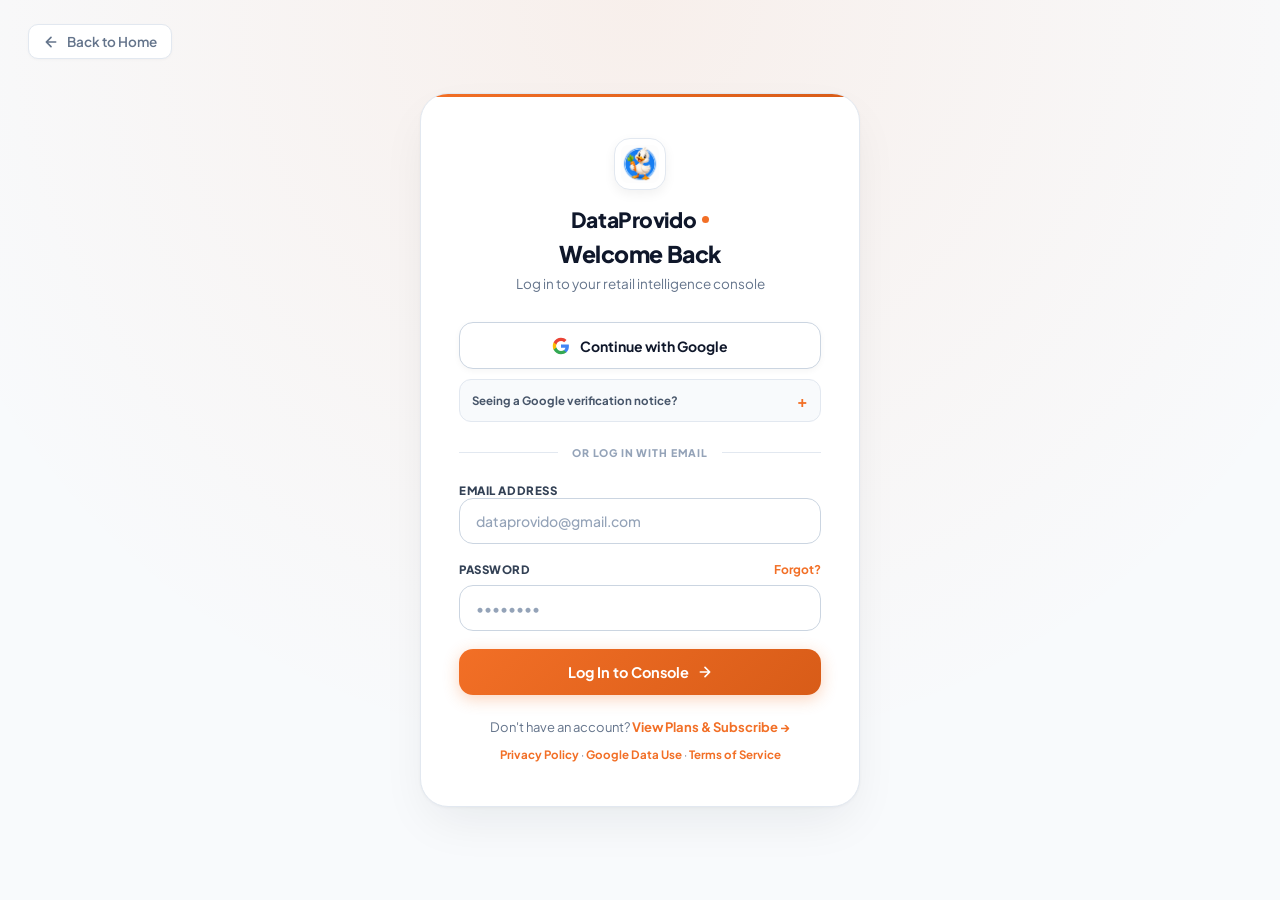
<file: templates/login.html>
<!DOCTYPE html>
<html lang="en">
<head>
  <script>
    window.dataLayer = window.dataLayer || [];
    window.dataLayer.push({
      'event': 'consent_default',
      'consent_default_ad_storage': 'granted',
      'consent_default_analytics': 'granted'
    });

    function gtag(){window.dataLayer.push(arguments);}
    gtag('consent', 'default', {
      'ad_storage': 'granted',
      'ad_user_data': 'granted',
      'ad_personalization': 'granted',
      'analytics_storage': 'granted',
      'functionality_storage': 'granted',
      'personalization_storage': 'granted',
      'security_storage': 'granted',
      'wait_for_update': 1000
    });
  </script>
  <!-- Google Tag Manager -->
  <script>(function(w,d,s,l,i){w[l]=w[l]||[];w[l].push({'gtm.start':
  new Date().getTime(),event:'gtm.js'});var f=d.getElementsByTagName(s)[0],
  j=d.createElement(s),dl=l!='dataLayer'?'&l='+l:'';j.async=true;j.src=
  'https://www.googletagmanager.com/gtm.js?id='+i+dl;f.parentNode.insertBefore(j,f);
  })(window,document,'script','dataLayer','GTM-TVKFC4P6');</script>
  <!-- End Google Tag Manager -->
  <meta charset="UTF-8">
  <meta name="viewport" content="width=device-width, initial-scale=1.0">
  <title>Log in – DataProvido Console</title>
  <link rel="icon" type="image/png" href="/logo.png">
  <link rel="preconnect" href="https://fonts.googleapis.com">
  <link rel="preconnect" href="https://fonts.gstatic.com" crossorigin>
  <link href="https://fonts.googleapis.com/css2?family=Plus+Jakarta+Sans:wght@400;500;600;700;800&display=swap" rel="stylesheet">
  <style>
    :root {
      --orange: #f26f26;
      --orange-dark: #d85c18;
      --bg-light: #f8fafc;
      --card-bg: #ffffff;
      --border-color: #e2e8f0;
      --input-border: #cbd5e1;
      --text-main: #0f172a;
      --text-muted: #64748b;
    }
    
    * {
      box-sizing: border-box;
      margin: 0;
      padding: 0;
      font-family: 'Plus Jakarta Sans', -apple-system, BlinkMacSystemFont, sans-serif;
    }
    
    body {
      background-color: var(--bg-light);
      background-image: 
        radial-gradient(circle at 50% 0%, rgba(242, 111, 38, 0.08) 0%, rgba(248, 250, 252, 0) 70%);
      min-height: 100vh;
      display: flex;
      flex-direction: column;
      align-items: center;
      justify-content: center;
      padding: 24px 16px;
      color: var(--text-main);
      position: relative;
      overflow-x: hidden;
    }

    .top-nav {
      position: absolute;
      top: 24px;
      left: 28px;
      z-index: 10;
    }
    .back-home-link {
      display: inline-flex;
      align-items: center;
      gap: 8px;
      color: var(--text-muted);
      text-decoration: none;
      font-size: 13.5px;
      font-weight: 600;
      transition: all 0.2s ease;
      padding: 8px 14px;
      border-radius: 10px;
      background: #ffffff;
      border: 1px solid var(--border-color);
      box-shadow: 0 1px 3px rgba(0, 0, 0, 0.03);
    }
    .back-home-link:hover {
      color: var(--orange);
      border-color: var(--orange);
      transform: translateX(-2px);
    }

    .login-container {
      width: 100%;
      max-width: 440px;
      position: relative;
      z-index: 2;
    }

    .login-card {
      background: var(--card-bg);
      border: 1.5px solid var(--border-color);
      border-radius: 28px;
      padding: 44px 38px;
      box-shadow: 
        0 20px 50px -10px rgba(15, 23, 42, 0.08),
        0 1px 3px rgba(0, 0, 0, 0.04);
      position: relative;
      overflow: hidden;
    }

    .login-card::before {
      content: '';
      position: absolute;
      top: 0;
      left: 0;
      right: 0;
      height: 3.5px;
      background: linear-gradient(90deg, #f26f26 0%, #d85c18 100%);
    }

    .brand-header {
      display: flex;
      flex-direction: column;
      align-items: center;
      text-align: center;
      margin-bottom: 28px;
    }

    .logo-wrapper {
      display: inline-flex;
      align-items: center;
      justify-content: center;
      background: #ffffff;
      width: 52px;
      height: 52px;
      border-radius: 16px;
      border: 1px solid #e2e8f0;
      box-shadow: 0 4px 12px rgba(0, 0, 0, 0.06);
      margin-bottom: 16px;
      padding: 6px;
    }
    .logo-wrapper img {
      width: 100%;
      height: 100%;
      object-fit: contain;
      border-radius: 8px;
    }

    .brand-name {
      display: flex;
      align-items: center;
      gap: 6px;
      font-size: 21px;
      font-weight: 800;
      color: #0f172a;
      letter-spacing: -0.02em;
      margin-bottom: 6px;
    }
    .brand-name-dot {
      width: 7px;
      height: 7px;
      border-radius: 50%;
      background: var(--orange);
    }

    .card-title {
      font-size: 23px;
      font-weight: 800;
      color: #0f172a;
      letter-spacing: -0.02em;
      margin-bottom: 6px;
    }

    .card-subtitle {
      font-size: 13.5px;
      color: var(--text-muted);
      line-height: 1.5;
    }

    /* Alert Banners */
    .alert-banner {
      display: none;
      padding: 12px 16px;
      border-radius: 12px;
      font-size: 13px;
      font-weight: 600;
      margin-bottom: 20px;
      line-height: 1.4;
    }
    .alert-banner.success {
      background: #f0fdf4;
      border: 1px solid #bbf7d0;
      color: #166534;
    }
    .alert-banner.error {
      background: #fef2f2;
      border: 1px solid #fecaca;
      color: #991b1b;
    }

    /* Google Button */
    .btn-google {
      width: 100%;
      background: #ffffff;
      border: 1.5px solid var(--input-border);
      color: #0f172a;
      padding: 13.5px;
      border-radius: 14px;
      font-size: 14px;
      font-weight: 700;
      cursor: pointer;
      display: flex;
      align-items: center;
      justify-content: center;
      gap: 10px;
      text-decoration: none;
      box-shadow: 0 2px 6px rgba(0, 0, 0, 0.04);
      transition: all 0.2s ease;
    }
    .btn-google:hover {
      background: #f8fafc;
      border-color: #94a3b8;
      transform: translateY(-1px);
      box-shadow: 0 4px 12px rgba(0, 0, 0, 0.08);
    }
    .btn-google:active {
      transform: translateY(0);
    }
    .google-help {
      margin-top: 10px;
      border: 1px solid #e2e8f0;
      border-radius: 12px;
      background: #f8fafc;
      text-align: left;
    }
    .google-help summary {
      cursor: pointer;
      list-style: none;
      padding: 10px 12px;
      color: #475569;
      font-size: 11.5px;
      font-weight: 700;
      display: flex;
      justify-content: space-between;
      align-items: center;
    }
    .google-help summary::-webkit-details-marker { display: none; }
    .google-help summary::after { content: '+'; color: var(--orange); font-size: 16px; }
    .google-help[open] summary::after { content: '−'; }
    .google-help-content {
      border-top: 1px solid #e2e8f0;
      padding: 11px 12px 12px;
      color: #64748b;
      font-size: 11px;
      line-height: 1.55;
    }
    .google-help-content strong { color: #334155; }
    .google-help-content a { color: var(--orange-dark); font-weight: 700; }

    /* Divider */
    .divider {
      display: flex;
      align-items: center;
      gap: 14px;
      margin: 24px 0;
      color: #94a3b8;
      font-size: 10.5px;
      font-weight: 800;
      letter-spacing: 0.08em;
      text-transform: uppercase;
    }
    .divider::before, .divider::after {
      content: '';
      flex: 1;
      height: 1px;
      background: #e2e8f0;
    }

    /* Form Elements */
    .input-group {
      margin-bottom: 18px;
      text-align: left;
    }
    .input-header {
      display: flex;
      justify-content: space-between;
      align-items: center;
      margin-bottom: 8px;
    }
    .input-group label {
      display: block;
      font-size: 11.5px;
      font-weight: 800;
      color: #334155;
      text-transform: uppercase;
      letter-spacing: 0.05em;
    }
    .forgot-link {
      font-size: 12px;
      color: var(--orange);
      text-decoration: none;
      font-weight: 700;
      transition: color 0.15s ease;
    }
    .forgot-link:hover {
      color: var(--orange-dark);
      text-decoration: underline;
    }
    .input-group input {
      width: 100%;
      padding: 13px 16px;
      background: #ffffff;
      border: 1.5px solid var(--input-border);
      border-radius: 14px;
      font-size: 14px;
      font-weight: 600;
      color: #0f172a;
      outline: none;
      transition: all 0.2s ease;
    }
    .input-group input::placeholder {
      color: #94a3b8;
      font-weight: 500;
    }
    .input-group input:focus {
      border-color: var(--orange);
      box-shadow: 0 0 0 4px rgba(242, 111, 38, 0.12);
    }

    /* Primary Login Button */
    .btn-login {
      width: 100%;
      background: linear-gradient(135deg, var(--orange) 0%, var(--orange-dark) 100%);
      color: #ffffff;
      border: none;
      padding: 14px;
      border-radius: 14px;
      font-size: 14.5px;
      font-weight: 700;
      cursor: pointer;
      box-shadow: 0 4px 16px rgba(242, 111, 38, 0.30);
      transition: all 0.2s ease;
      margin-top: 6px;
      display: flex;
      align-items: center;
      justify-content: center;
      gap: 8px;
    }
    .btn-login:hover {
      transform: translateY(-1px);
      box-shadow: 0 6px 20px rgba(242, 111, 38, 0.40);
      background: linear-gradient(135deg, #ff7e38 0%, #e05e1a 100%);
    }
    .btn-login:active {
      transform: translateY(0);
    }

    /* Reset Form Box */
    .forgot-box {
      display: none;
      margin-top: 16px;
      padding: 18px;
      background: #fff7ed;
      border: 1.5px solid #ffedd5;
      border-radius: 16px;
      text-align: left;
    }
    .forgot-box strong {
      display: block;
      font-size: 13.5px;
      color: #ea580c;
      margin-bottom: 6px;
    }
    .forgot-box p {
      font-size: 12px;
      color: #9a3412;
      margin-bottom: 14px;
      line-height: 1.4;
    }
    .forgot-actions {
      display: flex;
      gap: 10px;
    }
    .btn-cancel {
      background: transparent;
      border: 1px solid #cbd5e1;
      color: #475569;
      padding: 9px 14px;
      border-radius: 10px;
      font-size: 12.5px;
      font-weight: 700;
      cursor: pointer;
    }
    .btn-cancel:hover {
      background: #f1f5f9;
      color: #0f172a;
    }
    .btn-reset-submit {
      background: #ea580c;
      border: none;
      color: #ffffff;
      padding: 9px 16px;
      border-radius: 10px;
      font-size: 12.5px;
      font-weight: 700;
      cursor: pointer;
      flex: 1;
    }
    .btn-reset-submit:hover {
      background: #c2410c;
    }

    /* Footer Note */
    .footer-note {
      margin-top: 24px;
      font-size: 13px;
      color: var(--text-muted);
      text-align: center;
    }
    .footer-note a {
      color: var(--orange);
      text-decoration: none;
      font-weight: 700;
      transition: color 0.15s ease;
    }
    .footer-note a:hover {
      color: var(--orange-dark);
      text-decoration: underline;
    }

    @media (max-width: 480px) {
      .login-container { padding: 0 14px; width: 100%; }
      .login-card { padding: 32px 20px; border-radius: 20px; }
      .top-nav { top: 16px; left: 16px; }
      .card-title { font-size: 24px; }
    }
  </style>
</head>
<body>
  <!-- Google Tag Manager (noscript) -->
  <noscript><iframe src="https://www.googletagmanager.com/ns.html?id=GTM-TVKFC4P6"
  height="0" width="0" style="display:none;visibility:hidden"></iframe></noscript>
  <!-- End Google Tag Manager (noscript) -->

  <div class="top-nav">
    <a href="/" class="back-home-link">
      <svg width="16" height="16" viewBox="0 0 24 24" fill="none" stroke="currentColor" stroke-width="2.5" stroke-linecap="round" stroke-linejoin="round"><path d="M19 12H5M12 19l-7-7 7-7"/></svg>
      Back to Home
    </a>
  </div>

  <div class="login-container">
    <div class="login-card">
      
      <div class="brand-header">
        <a href="/" class="logo-wrapper" title="DataProvido Home">
          <img src="/logo.png" alt="DataProvido">
        </a>
        <div class="brand-name">
          DataProvido <span class="brand-name-dot"></span>
        </div>
        <h1 class="card-title">Welcome Back</h1>
        <p class="card-subtitle">Log in to your retail intelligence console</p>
      </div>

      <!-- Alert Banners -->
      <div id="noticeBanner" class="alert-banner success">
        ✓ Password reset link has been sent to your email inbox.
      </div>
      <div id="loggedOutBanner" class="alert-banner success">
        ✓ Güvenli bir şekilde çıkış yapıldı. Tekrar giriş yapabilirsiniz.
      </div>
      <div id="passwordResetBanner" class="alert-banner success">
        ✓ Password updated. You can now log in with your new password.
      </div>
      <div id="authRequiredBanner" class="alert-banner" style="display: none; background: #fff7ed; border: 1px solid #fed7aa; color: #c2410c;">
        🔒 Bu alana erişmek için lütfen giriş yapın.
      </div>
      <div id="errorBanner" class="alert-banner error">
        ✕ Geçersiz e-posta veya şifre. Lütfen bilgilerinizi kontrol edip tekrar deneyin.
      </div>

      <!-- Google Sign In Button -->
      <a id="googleLoginButton" href="/api/auth/google?integration=analytics" class="btn-google">
        <svg width="18" height="18" viewBox="0 0 24 24"><path fill="#4285F4" d="M22.56 12.25c0-.78-.07-1.53-.2-2.25H12v4.26h5.92c-.26 1.37-1.04 2.53-2.21 3.31v2.77h3.57c2.08-1.92 3.28-4.74 3.28-8.09z"/><path fill="#34A853" d="M12 23c2.97 0 5.46-.98 7.28-2.66l-3.57-2.77c-.98.66-2.23 1.06-3.71 1.06-2.86 0-5.29-1.93-6.16-4.53H2.18v2.84C3.99 20.53 7.7 23 12 23z"/><path fill="#FBBC05" d="M5.84 14.09c-.22-.66-.35-1.36-.35-2.09s.13-1.43.35-2.09V7.06H2.18C1.43 8.55 1 10.22 1 12s.43 3.45 1.18 4.94l2.85-2.22.81-.63z"/><path fill="#EA4335" d="M12 5.38c1.62 0 3.06.56 4.21 1.64l3.15-3.15C17.45 2.09 14.97 1 12 1 7.7 1 3.99 3.47 2.18 7.06l3.66 2.84c.87-2.6 3.3-4.52 6.16-4.52z"/></svg>
        <span>Continue with Google</span>
      </a>
      <details class="google-help" id="googleSignInHelp">
        <summary>Seeing a Google verification notice?</summary>
        <div class="google-help-content">
          Google sign-in is limited to approved test users while Google's access review is in progress.
          <strong>Continue only if you were invited and recognise DataProvido.</strong>
          Otherwise, log in with email below or contact <a href="mailto:dataprovido@gmail.com">dataprovido@gmail.com</a>.
        </div>
      </details>

      <div id="loginDivider" class="divider">or log in with email</div>

      <!-- Email / Password Form -->
      <form id="mainLoginForm" action="/api/auth/login" method="POST">
        <div class="input-group">
          <label for="loginEmail">Email Address</label>
          <input type="email" id="loginEmail" name="email" placeholder="dataprovido@gmail.com" required autocomplete="email">
        </div>
        
        <div class="input-group">
          <div class="input-header">
            <label for="loginPassword">Password</label>
            <a href="javascript:void(0)" onclick="toggleForgotForm()" class="forgot-link">Forgot?</a>
          </div>
          <input type="password" id="loginPassword" name="password" placeholder="••••••••" required autocomplete="current-password">
        </div>
        
        <button type="submit" class="btn-login">
          Log In to Console
          <svg width="16" height="16" viewBox="0 0 24 24" fill="none" stroke="currentColor" stroke-width="2.5" stroke-linecap="round" stroke-linejoin="round"><path d="M5 12h14M12 5l7 7-7 7"/></svg>
        </button>
      </form>

      <!-- Forgot Password Form Box -->
      <form id="forgotPasswordForm" class="forgot-box" action="/api/auth/forgot-password" method="POST">
        <strong>Reset Password</strong>
        <p>Enter your registered email address to receive a secure password reset link.</p>
        <div class="input-group" style="margin-bottom: 12px;">
          <input type="email" id="forgotEmail" name="email" placeholder="name@company.com" required style="padding: 10px 14px; font-size: 13px;">
        </div>
        <div class="forgot-actions">
          <button type="button" class="btn-cancel" onclick="toggleForgotForm()">Cancel</button>
          <button type="submit" class="btn-reset-submit">Send Reset Link →</button>
        </div>
      </form>

      <form id="resetPasswordForm" class="forgot-box" action="/api/auth/reset-password" method="POST">
        <strong>Choose a new password</strong>
        <p>Use at least 10 characters. Your recovery link is removed from the address bar before submission.</p>
        <input type="hidden" id="recoveryAccessToken" name="access_token">
        <div class="input-group" style="margin-bottom: 12px;">
          <input type="password" name="password" placeholder="New password" required minlength="10" maxlength="128" autocomplete="new-password">
        </div>
        <div class="input-group" style="margin-bottom: 12px;">
          <input type="password" name="confirm_password" placeholder="Confirm new password" required minlength="10" maxlength="128" autocomplete="new-password">
        </div>
        <button type="submit" class="btn-reset-submit">Update Password →</button>
      </form>

      <div class="footer-note">
        Don't have an account? <a href="/pricing">View Plans &amp; Subscribe →</a>
      </div>
      <div class="footer-note" style="margin-top: 12px; font-size: 11.5px;">
        <a href="/privacy">Privacy Policy</a> ·
        <a href="/google-data">Google Data Use</a> ·
        <a href="/terms">Terms of Service</a>
      </div>

    </div>
  </div>

  <script>
    // Handle URL parameters for notice/error banners
    const urlParams = new URLSearchParams(window.location.search);
    const recoveryParams = new URLSearchParams(window.location.hash.slice(1));
    const recoveryToken = recoveryParams.get('access_token');
    if (recoveryParams.get('type') === 'recovery' && recoveryToken) {
      document.getElementById('recoveryAccessToken').value = recoveryToken;
      document.getElementById('resetPasswordForm').style.display = 'block';
      document.getElementById('mainLoginForm').style.display = 'none';
      document.getElementById('googleLoginButton').style.display = 'none';
      document.getElementById('googleSignInHelp').style.display = 'none';
      document.getElementById('loginDivider').style.display = 'none';
      history.replaceState(null, '', '/login?notice=password_recovery');
    }
    if (urlParams.get('notice') === 'password_reset_sent') {
      const banner = document.getElementById('noticeBanner');
      if (banner) banner.style.display = 'block';
    }
    if (urlParams.get('notice') === 'logged_out') {
      const banner = document.getElementById('loggedOutBanner');
      if (banner) banner.style.display = 'block';
    }
    if (urlParams.get('notice') === 'google_disconnected') {
      const banner = document.getElementById('loggedOutBanner');
      if (banner) {
        banner.textContent = '✓ Google access was revoked and the local session was removed.';
        banner.style.display = 'block';
      }
    }
    if (urlParams.get('notice') === 'password_reset_success') {
      const banner = document.getElementById('passwordResetBanner');
      if (banner) banner.style.display = 'block';
    }
    if (urlParams.get('notice') === 'login_required') {
      const banner = document.getElementById('authRequiredBanner');
      if (banner) banner.style.display = 'block';
    }
    if (urlParams.get('error') === 'invalid_credentials') {
      const banner = document.getElementById('errorBanner');
      if (banner) {
        banner.textContent = '✕ Geçersiz e-posta veya şifre. Lütfen tekrar deneyin.';
        banner.style.display = 'block';
      }
    }
    if (urlParams.get('error') === 'unauthorized_email') {
      const banner = document.getElementById('errorBanner');
      if (banner) {
        banner.textContent = '✕ Bu hesabın sisteme erişim yetkisi bulunmamaktadır.';
        banner.style.display = 'block';
      }
    }
    const passwordErrors = {
      password_mismatch: '✕ Passwords do not match.',
      password_length: '✕ Password must contain between 10 and 128 characters.',
      password_reset_failed: '✕ This reset link is invalid or expired. Request a new password reset email.'
    };
    if (passwordErrors[urlParams.get('error')]) {
      const banner = document.getElementById('errorBanner');
      banner.textContent = passwordErrors[urlParams.get('error')];
      banner.style.display = 'block';
    }

    const connectionErrors = {
      subscription_required: 'No active subscription was found for this Google email. Use the email from your DataProvido checkout, or complete your subscription first.',
      subscription_unavailable: 'We could not verify your subscription right now. Please try signing in again shortly.',
      google_not_configured: 'Google sign-in is not configured on this environment yet. Please contact support.',
      oauth_state_expired: 'Your Google sign-in session expired. Please start again using Continue with Google.',
      google_consent_cancelled: 'Google connection was cancelled. Continue with Google when you are ready.',
      google_email_unverified: 'Please sign in with a verified Google email.',
      google_connection_failed: 'Google could not complete the connection. Please try again.',
      login_required: 'Please sign in to access your DataProvido workspace.'
    };
    if (connectionErrors[urlParams.get('error')]) {
      const banner = document.getElementById('errorBanner');
      banner.textContent = connectionErrors[urlParams.get('error')];
      banner.style.display = 'block';
    }

    function toggleForgotForm() {
      const form = document.getElementById('forgotPasswordForm');
      if (form) {
        if (form.style.display === 'block') {
          form.style.display = 'none';
        } else {
          form.style.display = 'block';
          const mainEmail = document.getElementById('loginEmail');
          const forgotEmail = document.getElementById('forgotEmail');
          if (mainEmail && forgotEmail && mainEmail.value) {
            forgotEmail.value = mainEmail.value;
          }
        }
      }
    }
  </script>
</body>
</html>
</file>
